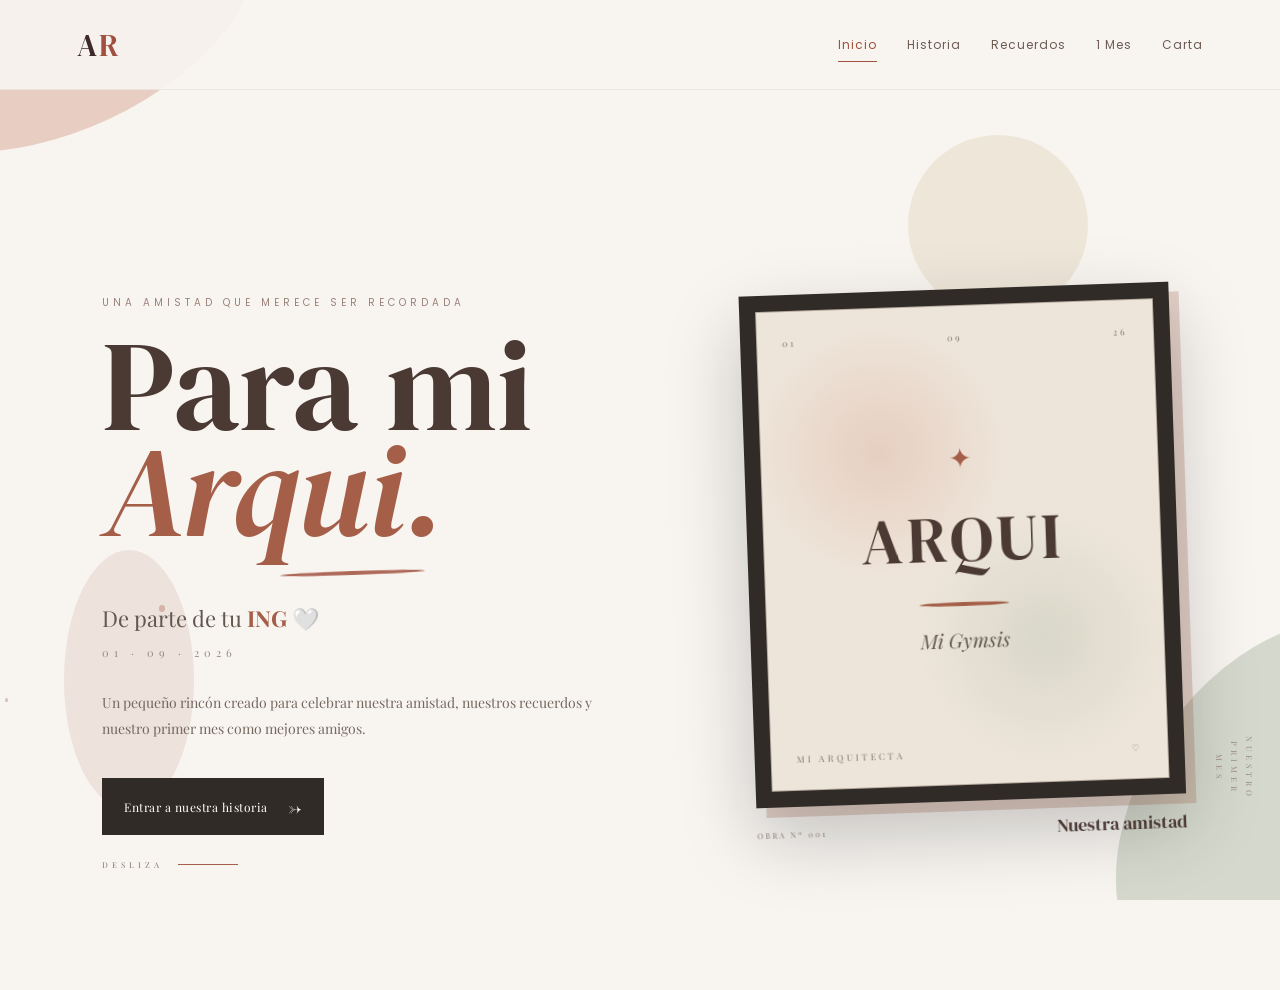
<file: index.html>
<!DOCTYPE html>
<html lang="es">

<head>

    <meta charset="UTF-8">

    <meta name="viewport" content="width=device-width, initial-scale=1.0">

    <title>Para mi Arqui 🎨</title>

    <link rel="stylesheet" href="style.css">

    <link rel="preconnect" href="https://fonts.googleapis.com">

    <link rel="preconnect" href="https://fonts.gstatic.com" crossorigin>

    <link href="https://fonts.googleapis.com/css2?family=DM+Serif+Display&family=Playfair+Display:ital,wght@0,400;0,500;1,400&family=Poppins:wght@300;400;500;600&display=swap" rel="stylesheet">

</head>


<body>


    <!-- ==========================
         FONDO ARTÍSTICO
    =========================== -->

    <div class="background-art">

        <div class="paint paint-1"></div>

        <div class="paint paint-2"></div>

        <div class="paint paint-3"></div>

        <div class="paint paint-4"></div>

    </div>


    <!-- ==========================
         PARTÍCULAS
    =========================== -->

    <div id="particles"></div>


    <!-- ==========================
         NAVEGACIÓN
    =========================== -->

    <nav class="navbar">

        <div class="logo">
            A<span>R</span>
        </div>


        <div class="nav-links">

            <a href="index.html" class="active">
                Inicio
            </a>

            <a href="historia.html">
                Historia
            </a>

            <a href="recuerdos.html">
                Recuerdos
            </a>

            <a href="un-mes.html">
                1 Mes
            </a>

            <a href="carta.html">
                Carta
            </a>

        </div>

    </nav>



    <!-- ==========================
         PORTADA
    =========================== -->

    <main class="hero">


        <div class="hero-content">


            <p class="overline">

                UNA AMISTAD QUE MERECE
                SER RECORDADA

            </p>



            <h1>

                Para mi

                <span>
                    Arqui.
                </span>

            </h1>



            <div class="brush-line"></div>



            <p class="hero-subtitle">

                De parte de tu

                <strong>
                    ING
                </strong>

                🤍

            </p>



            <p class="hero-date">

                01 · 09 · 2026

            </p>



            <p class="hero-description">

                Un pequeño rincón creado para celebrar
                nuestra amistad, nuestros recuerdos
                y nuestro primer mes como mejores amigos.

            </p>



            <a href="historia.html" class="art-button">

                <span>
                    Entrar a nuestra historia
                </span>

                <b>
                    →
                </b>

            </a>


        </div>



        <!-- ==========================
             CUADRO ARTÍSTICO
        =========================== -->

        <div class="art-frame">


            <div class="frame-border">


                <div class="frame-inner">


                    <div class="frame-top">

                        <span>
                            01
                        </span>

                        <span>
                            09
                        </span>

                        <span>
                            26
                        </span>

                    </div>



                    <div class="frame-center">


                        <span class="small-art">
                            ✦
                        </span>


                        <h2>
                            ARQUI
                        </h2>


                        <div class="mini-brush"></div>


                        <p>
                            Mi Gymsis
                        </p>


                    </div>



                    <div class="frame-bottom">

                        <span>
                            MI ARQUITECTA
                        </span>

                        <span>
                            ♡
                        </span>

                    </div>


                </div>

            </div>


            <div class="frame-label">

                <span>
                    OBRA Nº 001
                </span>

                <strong>
                    Nuestra amistad
                </strong>

            </div>


        </div>


    </main>



    <!-- ==========================
         PARTE INFERIOR
    =========================== -->

    <div class="scroll-indicator">

        <span>
            DESLIZA
        </span>

        <div class="scroll-line"></div>

    </div>



    <!-- ==========================
         DECORACIONES
    =========================== -->

    <div class="corner-text">

        <span>
            NUESTRO
        </span>

        <span>
            PRIMER
        </span>

        <span>
            MES
        </span>

    </div>



    <script src="script.js"></script>


</body>

</html>
</file>
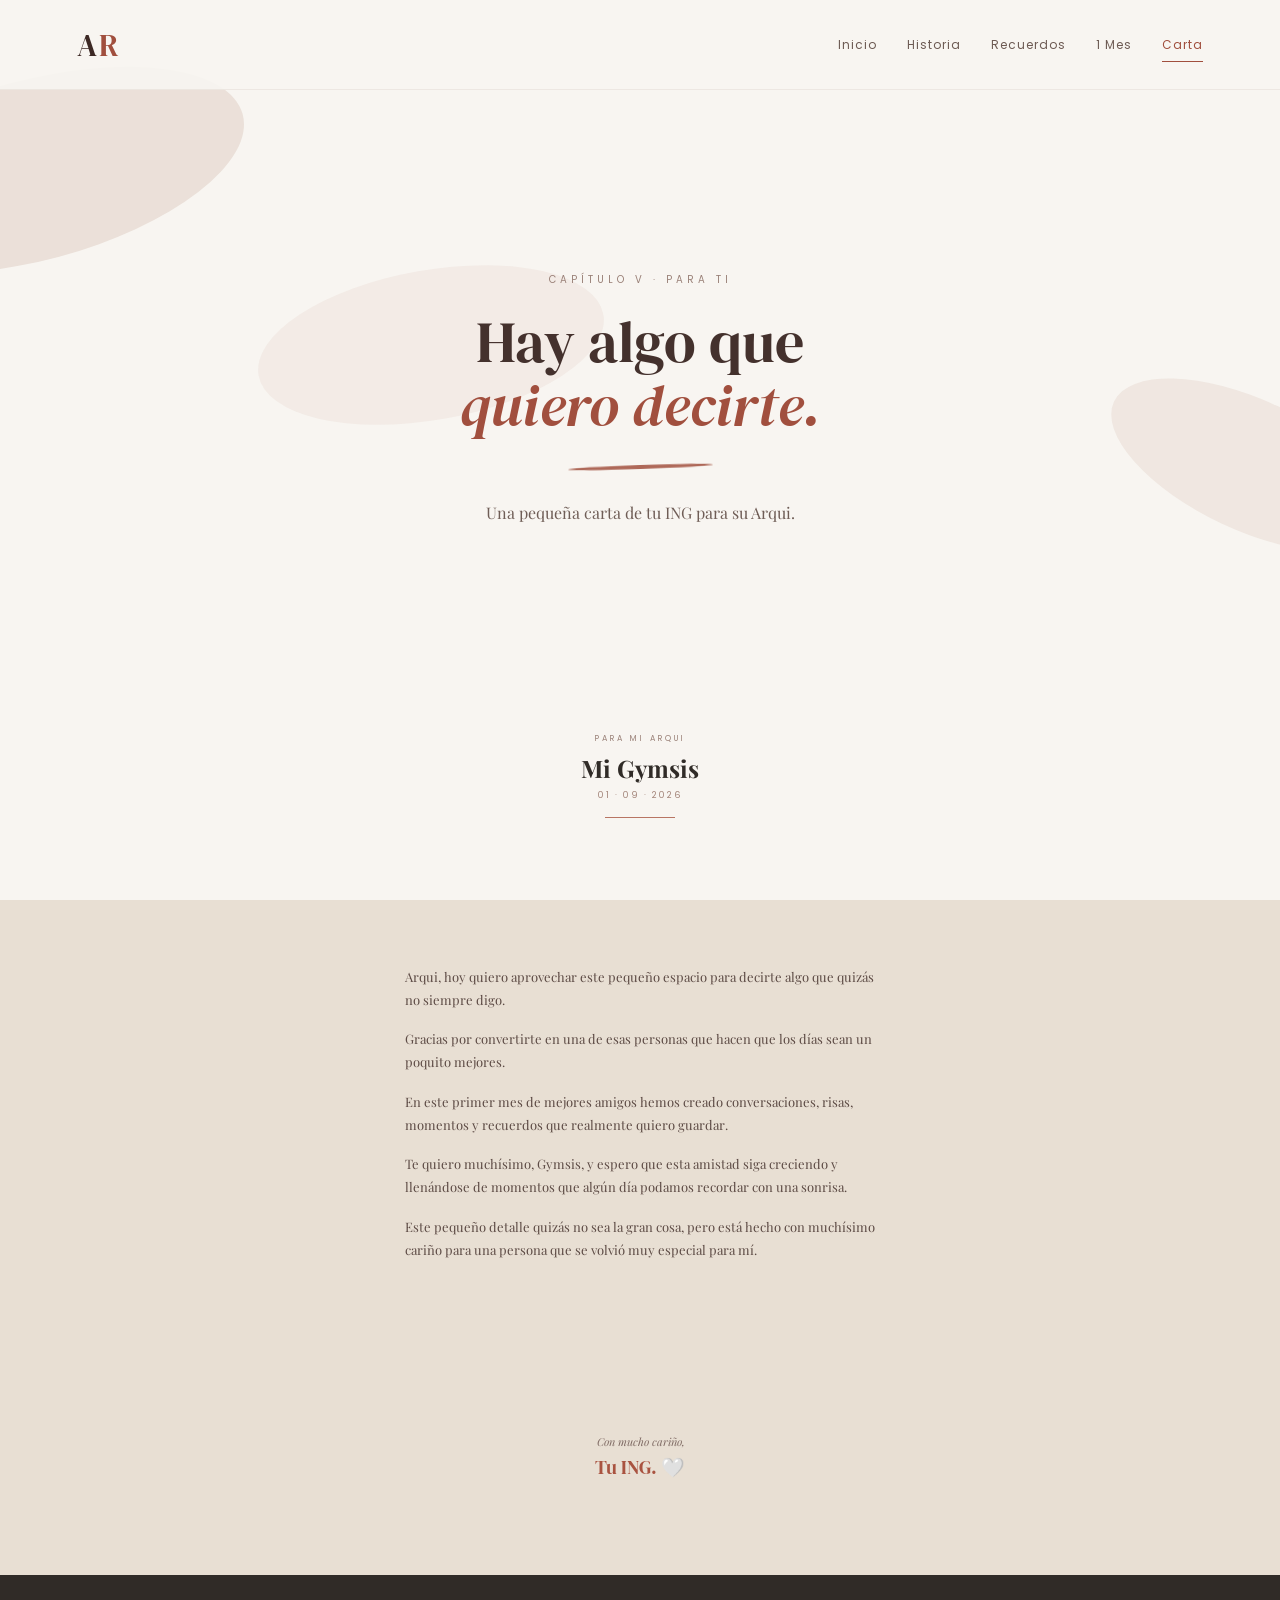
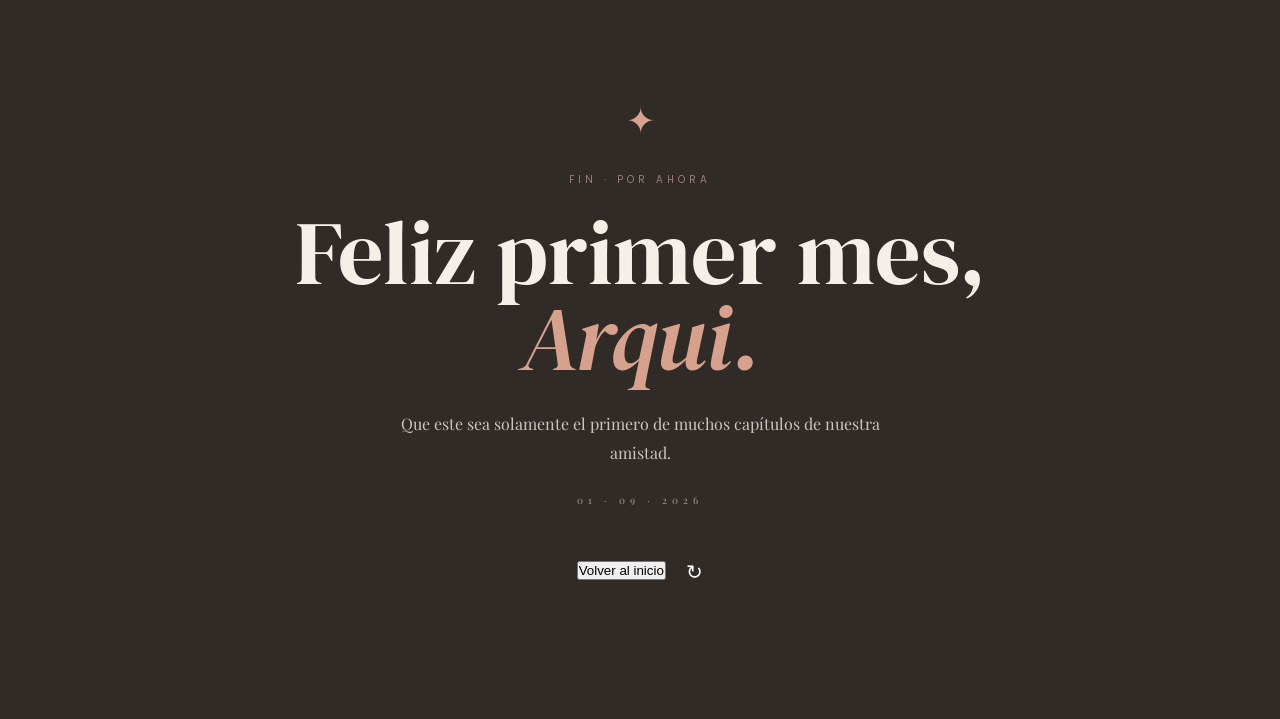
<file: carta.html>
<!DOCTYPE html>
<html lang="es">

<head>

    <meta charset="UTF-8">

    <meta name="viewport" content="width=device-width, initial-scale=1.0">

    <title>Una carta para Arqui 🤍</title>

    <link rel="stylesheet" href="style.css">

    <link rel="preconnect" href="https://fonts.googleapis.com">

    <link rel="preconnect" href="https://fonts.gstatic.com" crossorigin>

    <link href="https://fonts.googleapis.com/css2?family=DM+Serif+Display&family=Playfair+Display:ital,wght@0,400;0,500;1,400&family=Poppins:wght@300;400;500;600&display=swap" rel="stylesheet">

</head>


<body class="carta-body">


    <!-- FONDO -->

    <div class="letter-background">

        <div class="letter-paint letter-paint-1"></div>

        <div class="letter-paint letter-paint-2"></div>

        <div class="letter-paint letter-paint-3"></div>

    </div>


    <!-- NAV -->

    <nav class="navbar">

        <div class="logo">
            A<span>R</span>
        </div>


        <div class="nav-links">

            <a href="index.html">
                Inicio
            </a>

            <a href="historia.html">
                Historia
            </a>

            <a href="recuerdos.html">
                Recuerdos
            </a>

            <a href="un-mes.html">
                1 Mes
            </a>

            <a href="carta.html" class="active">
                Carta
            </a>

        </div>

    </nav>



    <!-- ENCABEZADO -->

    <section class="letter-intro">

        <p class="overline">
            CAPÍTULO V · PARA TI
        </p>

        <h1>
            Hay algo que
            <span>quiero decirte.</span>
        </h1>

        <div class="brush-line"></div>

        <p>
            Una pequeña carta de tu ING para su Arqui.
        </p>

    </section>



    <!-- SOBRE -->

    <main class="letter-page">


        <p class="envelope-hint">
            
        </p>


        

            <!-- PARTE TRASERA -->

            


            <!-- CARTA -->

            <div    class="letter-paper" id="letterPaper"></div>
                


                <p class="letter-small">
                    PARA MI ARQUI
                </p>


                <h2>
                    Mi Gymsis
                </h2>


                <p class="letter-date">
                    01 · 09 · 2026
                </p>


                <div class="letter-line"></div>


                <div class="letter-text">

                    <p>
                        Arqui, hoy quiero aprovechar este
                        pequeño espacio para decirte algo
                        que quizás no siempre digo.
                    </p>


                    <p>
                        Gracias por convertirte en una de
                        esas personas que hacen que los
                        días sean un poquito mejores.
                    </p>


                    <p>
                        En este primer mes de mejores amigos
                        hemos creado conversaciones,
                        risas, momentos y recuerdos que
                        realmente quiero guardar.
                    </p>


                    <p>
                        Te quiero muchísimo, Gymsis,
                        y espero que esta amistad siga
                        creciendo y llenándose de momentos
                        que algún día podamos recordar
                        con una sonrisa.
                    </p>


                    <p>
                        Este pequeño detalle quizás no sea
                        la gran cosa, pero está hecho con
                        muchísimo cariño para una persona
                        que se volvió muy especial para mí.
                    </p>

                </div>


                <div class="letter-signature">

                    <span>
                        Con mucho cariño,
                    </span>

                    <strong>
                        Tu ING. 🤍
                    </strong>

                </div>


            </div>



            <!-- PARTE FRONTAL -->

            <div class="envelope-front"></div>


            <!-- SOLAPA -->

            <div class="envelope-flap">

                <div class="seal">
                    AR
                </div>

            </div>


        </div>


        <!-- BOTÓN -->

       

    </main>



    <!-- FINAL -->

    <section class="final-message">

        <div class="final-star">
            ✦
        </div>


        <p class="overline">
            FIN · POR AHORA
        </p>


        <h2>
            Feliz primer mes,
            <span>Arqui.</span>
        </h2>


        <p>
            Que este sea solamente el primero
            de muchos capítulos de nuestra amistad.
        </p>


        <div class="final-date">
            01 · 09 · 2026
        </div>


        <a href="index.html" class="art-button">

            <button type="button" id="volverInicio" onclick="volverAlInicio()">
    Volver al inicio
</button>

            <b>
                ↻
            </b>

        </a>

    </section>



    <script src="script.js"></script>

</body>

</html>
</file>
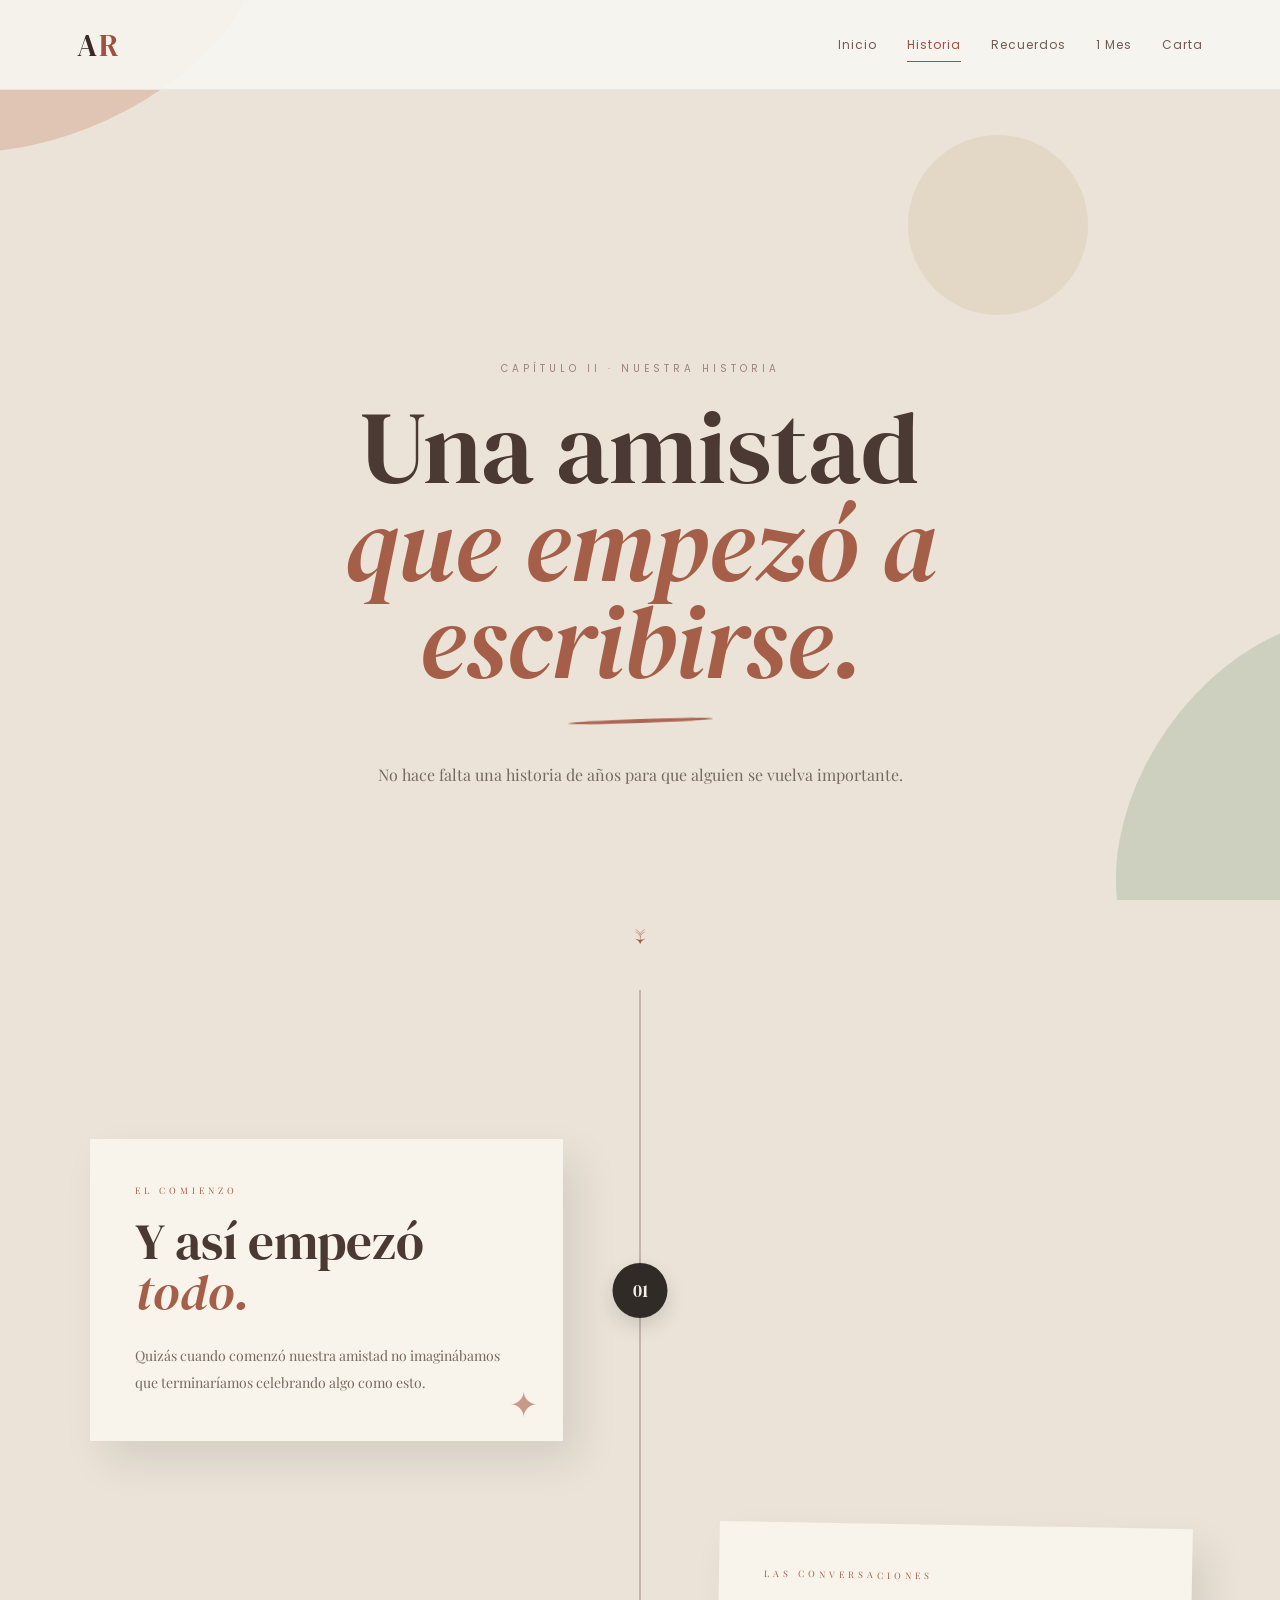
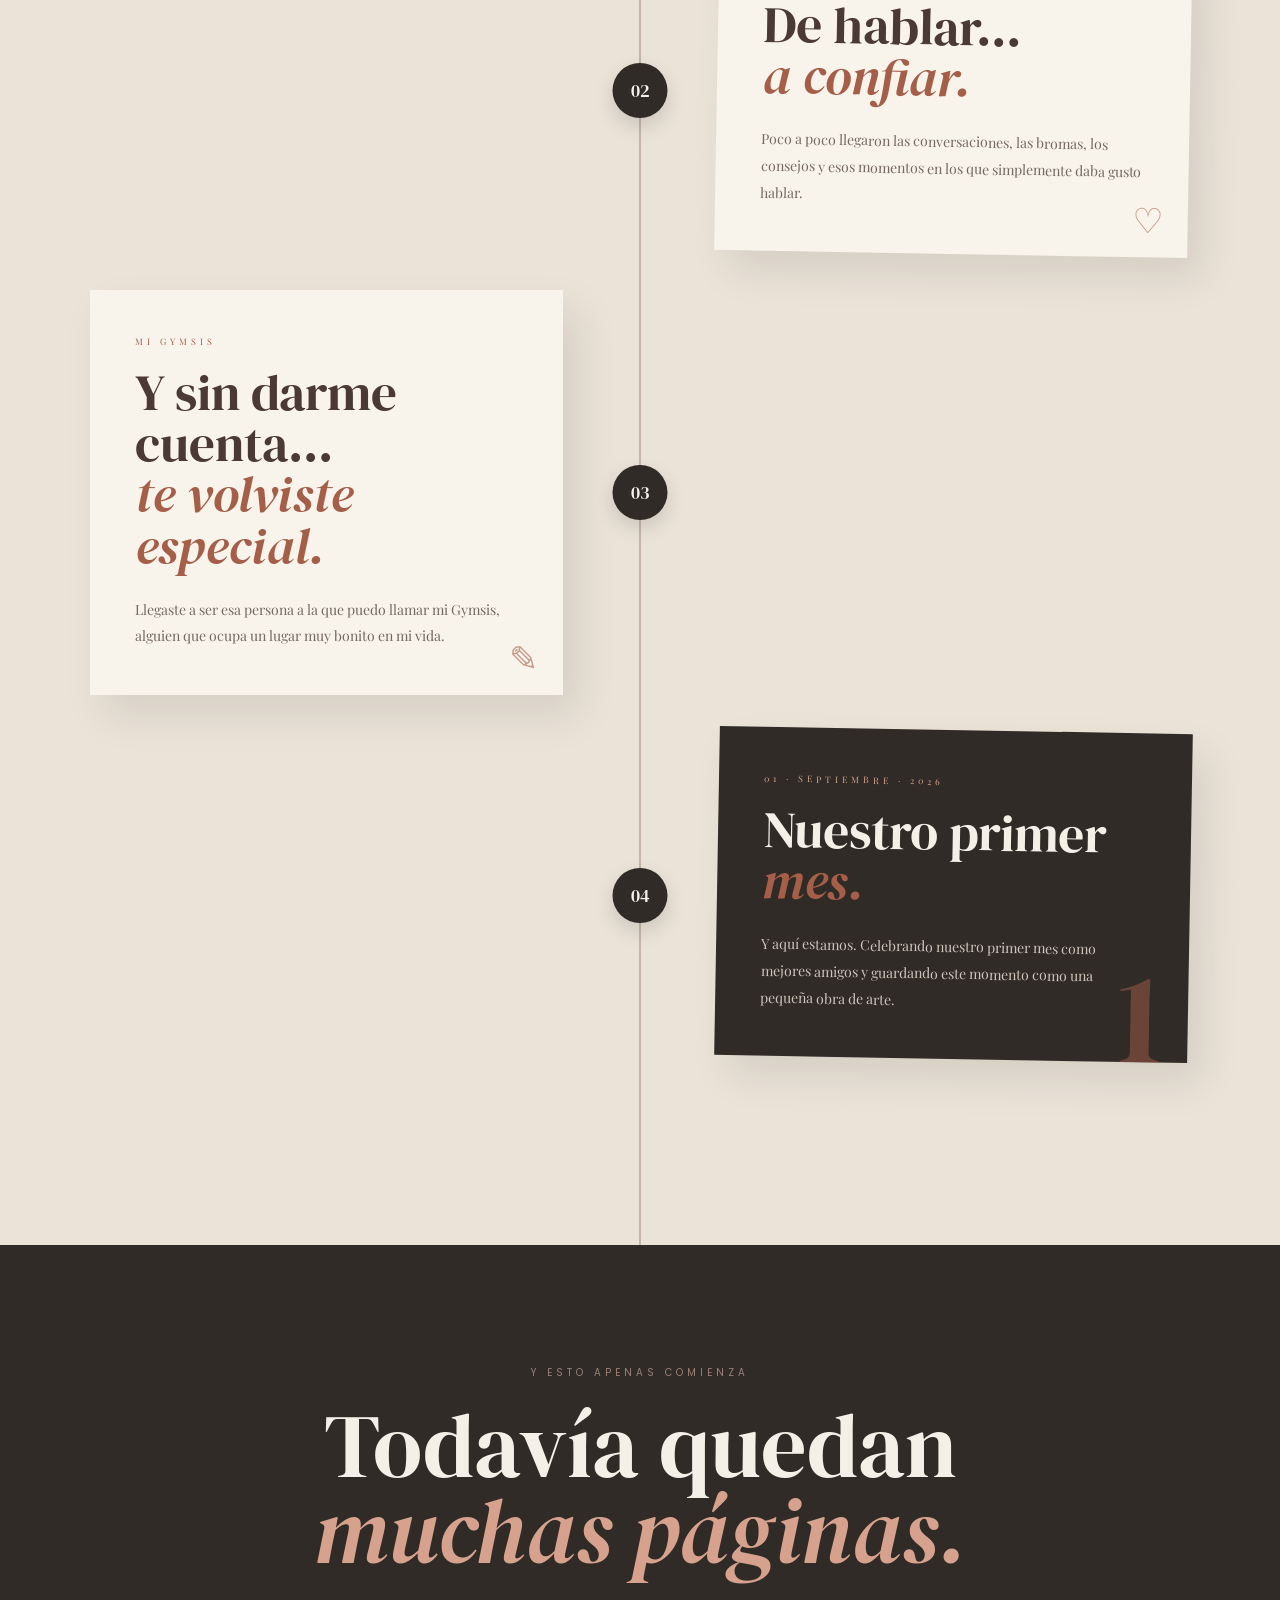
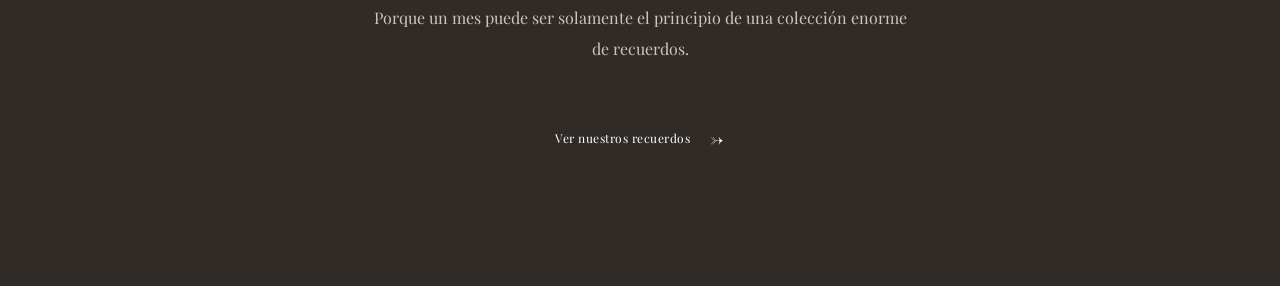
<file: historia.html>
<!DOCTYPE html>
<html lang="es">

<head>

    <meta charset="UTF-8">

    <meta name="viewport" content="width=device-width, initial-scale=1.0">

    <title>Nuestra historia | Arqui 🤍</title>

    <link rel="stylesheet" href="style.css">

    <link rel="preconnect" href="https://fonts.googleapis.com">
    <link rel="preconnect" href="https://fonts.gstatic.com" crossorigin>

    <link href="https://fonts.googleapis.com/css2?family=DM+Serif+Display&family=Playfair+Display:ital,wght@0,400;0,500;1,400&family=Poppins:wght@300;400;500;600&display=swap" rel="stylesheet">

</head>


<body class="historia-body">


    <!-- FONDO -->

    <div class="background-art">

        <div class="paint paint-1"></div>

        <div class="paint paint-2"></div>

        <div class="paint paint-3"></div>

    </div>


    <!-- NAVEGACIÓN -->

    <nav class="navbar">

        <div class="logo">
            A<span>R</span>
        </div>


        <div class="nav-links">

            <a href="index.html">
                Inicio
            </a>

            <a href="historia.html" class="active">
                Historia
            </a>

            <a href="recuerdos.html">
                Recuerdos
            </a>

            <a href="un-mes.html">
                1 Mes
            </a>

            <a href="carta.html">
                Carta
            </a>

        </div>

    </nav>



    <!-- ENCABEZADO -->

    <header class="story-header">

        <p class="overline">
            CAPÍTULO II · NUESTRA HISTORIA
        </p>

        <h1>
            Una amistad
            <span>que empezó a escribirse.</span>
        </h1>

        <div class="brush-line"></div>

        <p>
            No hace falta una historia de años para que
            alguien se vuelva importante.
        </p>

        <div class="down-arrow">
            ↓
        </div>

    </header>



    <!-- LÍNEA DEL TIEMPO -->

    <main class="timeline">


        <!-- MOMENTO 01 -->

        <article class="timeline-item">

            <div class="timeline-number">
                01
            </div>


            <div class="timeline-line">

                <span></span>

            </div>


            <div class="timeline-card">

                <p class="card-label">
                    EL COMIENZO
                </p>

                <h2>
                    Y así empezó
                    <span>todo.</span>
                </h2>

                <p>
                    Quizás cuando comenzó nuestra amistad
                    no imaginábamos que terminaríamos
                    celebrando algo como esto.
                </p>

                <div class="scribble">
                    ✦
                </div>

            </div>

        </article>



        <!-- MOMENTO 02 -->

        <article class="timeline-item reverse">

            <div class="timeline-number">
                02
            </div>


            <div class="timeline-line">

                <span></span>

            </div>


            <div class="timeline-card">

                <p class="card-label">
                    LAS CONVERSACIONES
                </p>

                <h2>
                    De hablar...
                    <span>a confiar.</span>
                </h2>

                <p>
                    Poco a poco llegaron las conversaciones,
                    las bromas, los consejos y esos momentos
                    en los que simplemente daba gusto hablar.
                </p>

                <div class="scribble">
                    ♡
                </div>

            </div>

        </article>



        <!-- MOMENTO 03 -->

        <article class="timeline-item">

            <div class="timeline-number">
                03
            </div>


            <div class="timeline-line">

                <span></span>

            </div>


            <div class="timeline-card">

                <p class="card-label">
                    MI GYMSIS
                </p>

                <h2>
                    Y sin darme cuenta...
                    <span>te volviste especial.</span>
                </h2>

                <p>
                    Llegaste a ser esa persona a la que
                    puedo llamar mi Gymsis, alguien que
                    ocupa un lugar muy bonito en mi vida.
                </p>

                <div class="scribble">
                    ✎
                </div>

            </div>

        </article>



        <!-- MOMENTO 04 -->

        <article class="timeline-item reverse">

            <div class="timeline-number">
                04
            </div>


            <div class="timeline-line">

                <span></span>

            </div>


            <div class="timeline-card highlight">

                <p class="card-label">
                    01 · SEPTIEMBRE · 2026
                </p>

                <h2>
                    Nuestro primer
                    <span>mes.</span>
                </h2>

                <p>
                    Y aquí estamos.

                    Celebrando nuestro primer mes como
                    mejores amigos y guardando este momento
                    como una pequeña obra de arte.
                </p>

                <div class="big-one">
                    1
                </div>

            </div>

        </article>


    </main>



    <!-- FRASE FINAL -->

    <section class="story-ending">

        <p class="overline">
            Y ESTO APENAS COMIENZA
        </p>

        <h2>
            Todavía quedan
            <span>muchas páginas.</span>
        </h2>

        <p>
            Porque un mes puede ser solamente el principio
            de una colección enorme de recuerdos.
        </p>

        <a href="recuerdos.html" class="art-button">

            <span>
                Ver nuestros recuerdos
            </span>

            <b>
                →
            </b>

        </a>

    </section>



    <script src="script.js"></script>

</body>

</html>
</file>
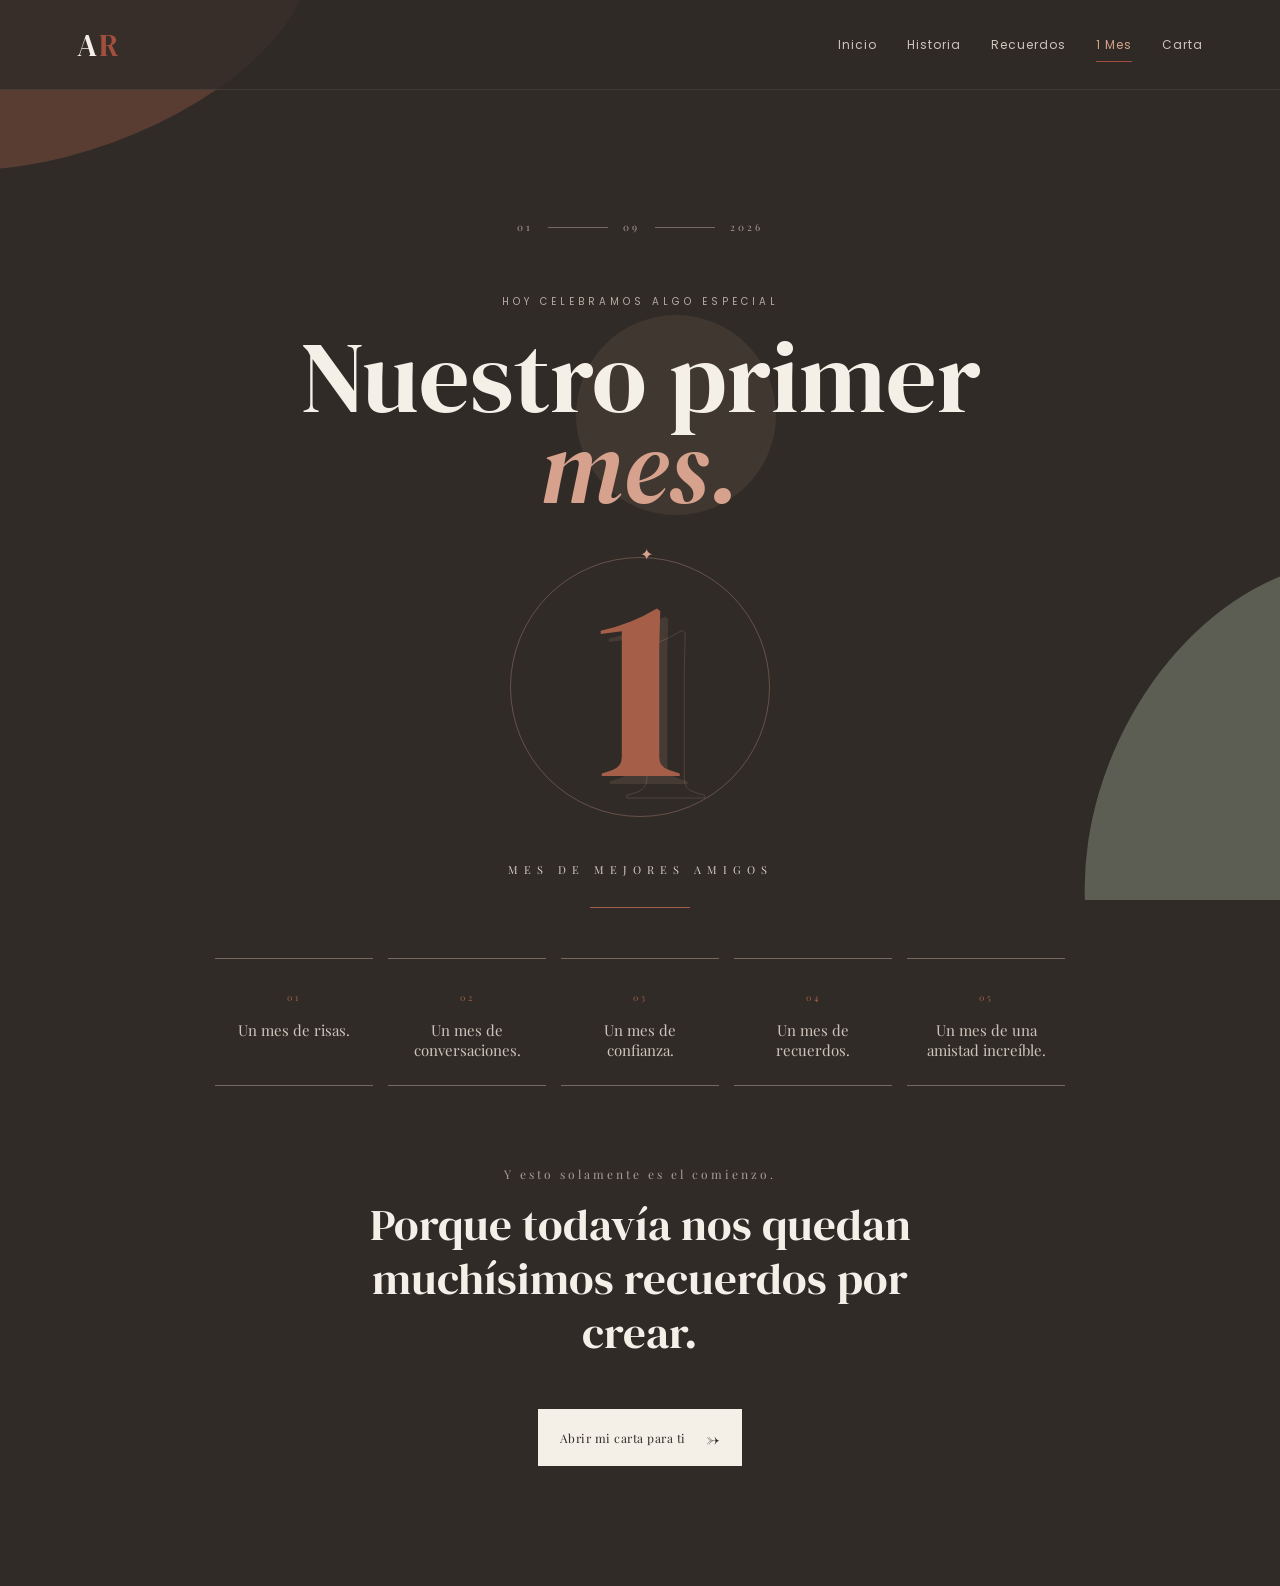
<file: un-mes.html>
<!DOCTYPE html>
<html lang="es">

<head>

    <meta charset="UTF-8">

    <meta name="viewport" content="width=device-width, initial-scale=1.0">

    <title>1 Mes | Arqui 🤍</title>

    <link rel="stylesheet" href="style.css">

    <link rel="preconnect" href="https://fonts.googleapis.com">

    <link rel="preconnect" href="https://fonts.gstatic.com" crossorigin>

    <link href="https://fonts.googleapis.com/css2?family=DM+Serif+Display&family=Playfair+Display:ital,wght@0,400;0,500;1,400&family=Poppins:wght@300;400;500;600&display=swap" rel="stylesheet">

</head>


<body class="mes-body">


    <!-- =================================
         FONDO
    ================================== -->

    <div class="celebration-bg">

        <div class="celebrate-paint paint-a"></div>

        <div class="celebrate-paint paint-b"></div>

        <div class="celebrate-paint paint-c"></div>

    </div>



    <!-- =================================
         NAVEGACIÓN
    ================================== -->

    <nav class="navbar">

        <div class="logo">
            A<span>R</span>
        </div>


        <div class="nav-links">

            <a href="index.html">
                Inicio
            </a>

            <a href="historia.html">
                Historia
            </a>

            <a href="recuerdos.html">
                Recuerdos
            </a>

            <a href="un-mes.html" class="active">
                1 Mes
            </a>

            <a href="carta.html">
                Carta
            </a>

        </div>

    </nav>



    <!-- =================================
         CONTENIDO PRINCIPAL
    ================================== -->

    <main class="celebration">


        <div class="celebration-top">

            <span>
                01
            </span>

            <div></div>

            <span>
                09
            </span>

            <div></div>

            <span>
                2026
            </span>

        </div>



        <p class="overline">
            HOY CELEBRAMOS ALGO ESPECIAL
        </p>



        <h1>

            Nuestro primer

            <span>
                mes.
            </span>

        </h1>



        <!-- =================================
             NÚMERO GIGANTE
        ================================== -->

        <div class="one-container">

            <div class="circle-one"></div>

            <div class="one">

                <span>
                    1
                </span>

            </div>

            <div class="one-shadow">
                1
            </div>

        </div>



        <p class="month-title">
            MES DE MEJORES AMIGOS
        </p>



        <div class="celebration-line"></div>



        <!-- =================================
             FRASES
        ================================== -->

        <div class="reasons">

            <div class="reason">

                <span>
                    01
                </span>

                <p>
                    Un mes de risas.
                </p>

            </div>


            <div class="reason">

                <span>
                    02
                </span>

                <p>
                    Un mes de conversaciones.
                </p>

            </div>


            <div class="reason">

                <span>
                    03
                </span>

                <p>
                    Un mes de confianza.
                </p>

            </div>


            <div class="reason">

                <span>
                    04
                </span>

                <p>
                    Un mes de recuerdos.
                </p>

            </div>


            <div class="reason">

                <span>
                    05
                </span>

                <p>
                    Un mes de una amistad increíble.
                </p>

            </div>

        </div>



        <!-- =================================
             MENSAJE
        ================================== -->

        <div class="celebration-message">

            <p>
                Y esto solamente es el comienzo.
            </p>

            <strong>
                Porque todavía nos quedan
                muchísimos recuerdos por crear.
            </strong>

        </div>



        <a href="carta.html" class="art-button">

            <span>
                Abrir mi carta para ti
            </span>

            <b>
                →
            </b>

        </a>


    </main>



    <!-- =================================
         CONFETI
    ================================== -->

    <div id="confetti"></div>



    <script src="script.js"></script>

</body>

</html>
</file>
<file: style.css>
/* =========================================
   CONFIGURACIÓN
========================================= */

* {
    margin: 0;
    padding: 0;
    box-sizing: border-box;
}


html {
    scroll-behavior: smooth;
}


body {

    min-height: 100vh;

    background: #f3eee6;

    color: #302b27;

    font-family: "Poppins", sans-serif;

    overflow-x: hidden;

}


/* =========================================
   FONDO ARTÍSTICO
========================================= */

.background-art {

    position: fixed;

    inset: 0;

    pointer-events: none;

    overflow: hidden;

    z-index: -2;

}


.paint {

    position: absolute;

    border-radius: 50%;

    

    opacity: .45;

}


.paint-1 {

    width: 420px;
    height: 230px;

    background: #d5a18b;

    top: -100px;
    left: -150px;

    transform: rotate(-25deg);

}


.paint-2 {

    width: 300px;
    height: 430px;

    background: #aab9a3;

    right: -160px;
    bottom: -130px;

    transform: rotate(35deg);

}


.paint-3 {

    width: 180px;
    height: 180px;

    background: #c4a66d;

    right: 15%;
    top: 15%;

    opacity: .18;

}


.paint-4 {

    width: 130px;
    height: 260px;

    background: #a55f48;

    left: 5%;
    bottom: 10%;

    opacity: .12;

}


/* =========================================
   PARTÍCULAS
========================================= */

#particles {

    position: fixed;

    inset: 0;

    pointer-events: none;

    z-index: 5;

}


.particle {

    position: absolute;

    width: 5px;

    height: 5px;

    border-radius: 50%;

    background: #a55f48;

    opacity: .35;

}


/* =========================================
   NAVBAR
========================================= */

.navbar {

    position: fixed;

    top: 0;
    left: 0;

    width: 100%;

    height: 75px;

    padding: 0 6%;

    display: flex;

    align-items: center;

    justify-content: space-between;

    z-index: 100;

    background: rgba(243, 238, 230, .75);

    backdrop-filter: none;

    border-bottom: 1px solid rgba(48,43,39,.08);

}


.logo {

    font-family: "DM Serif Display", serif;

    font-size: 30px;

    letter-spacing: 3px;

}


.logo span {

    color: #a55f48;

}


.nav-links {

    display: flex;

    gap: 30px;

}


.nav-links a {

    position: relative;

    text-decoration: none;

    color: #625850;

    font-size: 11px;

    letter-spacing: 1px;

    transition: .3s;

}


.nav-links a::after {

    content: "";

    position: absolute;

    width: 0;

    height: 1px;

    background: #a55f48;

    left: 0;

    bottom: -6px;

    transition: .3s;

}


.nav-links a:hover,
.nav-links a.active {

    color: #a55f48;

}


.nav-links a:hover::after,
.nav-links a.active::after {

    width: 100%;

}


/* =========================================
   HERO
========================================= */

.hero {

    min-height: 100vh;

    width: 100%;

    padding: 120px 8% 70px;

    display: flex;

    align-items: center;

    justify-content: space-between;

    gap: 80px;

}


.hero-content {

    max-width: 650px;

}


.overline {

    font-size: 10px;

    letter-spacing: 5px;

    color: #81736a;

    margin-bottom: 30px;

    animation: aparecer 1s ease forwards;

}


.hero h1 {

    font-family: "DM Serif Display", serif;

    font-weight: 400;

    font-size: clamp(75px, 10vw, 150px);

    line-height: .82;

    animation: subir 1s ease forwards;

}


.hero h1 span {

    display: block;

    color: #a55f48;

    font-style: italic;

}


.brush-line {

    width: 170px;

    height: 6px;

    background: #a55f48;

    margin: 35px 0 20px;

    border-radius: 50%;

    transform: rotate(-3deg);

}


.hero-subtitle {

    font-family: "Playfair Display", serif;

    font-size: 22px;

    color: #625850;

}


.hero-subtitle strong {

    color: #a55f48;

}


.hero-date {

    margin-top: 12px;

    font-size: 11px;

    letter-spacing: 5px;

    color: #9a8a80;

}


.hero-description {

    max-width: 500px;

    margin-top: 30px;

    color: #756960;

    line-height: 1.9;

    font-size: 14px;

}


/* =========================================
   BOTÓN
========================================= */

.art-button {

    display: inline-flex;

    align-items: center;

    gap: 20px;

    margin-top: 35px;

    padding: 15px 22px;

    background: #302b27;

    color: white;

    text-decoration: none;

    font-size: 12px;

    letter-spacing: .5px;

    transition: .4s;

}


.art-button b {

    font-size: 20px;

    font-weight: 300;

    transition: .4s;

}


.art-button:hover {

    background: #a55f48;

    padding-right: 30px;

}


.art-button:hover b {

    transform: translateX(6px);

}


/* =========================================
   CUADRO
========================================= */

.art-frame {

    width: min(430px, 38vw);

    position: relative;

    animation: cuadroEntrada 1.3s ease forwards;

}


.frame-border {

    padding: 16px;

    background: #302b27;

    box-shadow:

        0 30px 70px rgba(0,0,0,.22),

        10px 10px 0 rgba(165,95,72,.25);

}


.frame-inner {

    min-height: 480px;

    padding: 25px;

    border: 1px solid #b7aa9f;

    background:

        radial-gradient(circle at 30% 30%, #d6a28d55, transparent 30%),

        radial-gradient(circle at 70% 70%, #aebda855, transparent 30%),

        #eee5da;

    display: flex;

    flex-direction: column;

    justify-content: space-between;

}


.frame-top,
.frame-bottom {

    display: flex;

    justify-content: space-between;

    font-size: 9px;

    letter-spacing: 3px;

    color: #81736a;

}


.frame-center {

    text-align: center;

}


.small-art {

    font-size: 28px;

    color: #a55f48;

}


.frame-center h2 {

    margin-top: 20px;

    font-family: "DM Serif Display", serif;

    font-size: clamp(45px, 5vw, 70px);

    font-weight: 400;

    letter-spacing: 4px;

}


.mini-brush {

    width: 90px;

    height: 4px;

    background: #a55f48;

    margin: 20px auto;

    border-radius: 50%;

}


.frame-center p {

    font-family: "Playfair Display", serif;

    font-size: 20px;

    font-style: italic;

    color: #625850;

}


.frame-label {

    margin-top: 15px;

    display: flex;

    justify-content: space-between;

    align-items: center;

}


.frame-label span {

    font-size: 8px;

    letter-spacing: 2px;

    color: #81736a;

}


.frame-label strong {

    font-family: "DM Serif Display", serif;

    font-weight: 400;

    font-size: 18px;

}


/* =========================================
   SCROLL
========================================= */

.scroll-indicator {

    position: absolute;

    bottom: 30px;

    left: 8%;

    display: flex;

    align-items: center;

    gap: 15px;

}


.scroll-indicator span {

    font-size: 8px;

    letter-spacing: 4px;

    color: #81736a;

}


.scroll-line {

    width: 60px;

    height: 1px;

    background: #a55f48;

}


/* =========================================
   TEXTO DE ESQUINA
========================================= */

.corner-text {

    position: absolute;

    right: 25px;

    bottom: 100px;

    display: flex;

    flex-direction: column;

    align-items: center;

    gap: 4px;

    writing-mode: vertical-rl;

    font-size: 8px;

    letter-spacing: 4px;

    color: #9a8a80;

}


/* =========================================
   ANIMACIONES
========================================= */

@keyframes aparecer {

    from {

        opacity: 0;

        transform: translateY(20px);

    }

    to {

        opacity: 1;

        transform: translateY(0);

    }

}


@keyframes subir {

    from {

        opacity: 0;

        transform: translateY(50px);

    }

    to {

        opacity: 1;

        transform: translateY(0);

    }

}


@keyframes cuadroEntrada {

    from {

        opacity: 0;

        transform: translateX(80px) rotate(5deg);

    }

    to {

        opacity: 1;

        transform: translateX(0) rotate(-2deg);

    }

}


/* =========================================
   CELULAR
========================================= */

@media(max-width: 850px) {

    .navbar {

        padding: 0 20px;

    }


    .nav-links {

        gap: 12px;

    }


    .nav-links a {

        font-size: 8px;

    }


    .hero {

        padding-top: 120px;

        flex-direction: column;

        text-align: center;

        justify-content: center;

        gap: 60px;

    }


    .brush-line {

        margin: 30px auto 20px;

    }


    .hero-description {

        margin-left: auto;

        margin-right: auto;

    }


    .art-frame {

        width: min(380px, 85vw);

    }


    .scroll-indicator {

        display: none;

    }


    .corner-text {

        display: none;

    }

}


@media(max-width: 500px) {

    .nav-links {

        display: none;

    }


    .hero h1 {

        font-size: 75px;

    }


    .frame-inner {

        min-height: 400px;

    }

}


/* =========================================
   HISTORIA
========================================= */

.historia-body {
    background: #ebe3d8;
}


/* =========================================
   ENCABEZADO
========================================= */

.story-header {

    min-height: 100vh;

    padding: 150px 25px 80px;

    display: flex;

    flex-direction: column;

    justify-content: center;

    align-items: center;

    text-align: center;

    position: relative;

}


.story-header h1 {

    max-width: 1000px;

    font-family: "DM Serif Display", serif;

    font-size: clamp(55px, 8vw, 110px);

    font-weight: 400;

    line-height: .95;

}


.story-header h1 span {

    display: block;

    color: #a55f48;

    font-style: italic;

}


.story-header > p:last-of-type {

    max-width: 550px;

    margin-top: 10px;

    color: #756960;

    line-height: 1.8;

}


.down-arrow {

    position: absolute;

    bottom: 40px;

    font-size: 25px;

    color: #a55f48;

    animation: flecha 1.5s infinite;

}


@keyframes flecha {

    0%,
    100% {
        transform: translateY(0);
    }

    50% {
        transform: translateY(10px);
    }

}


/* =========================================
   TIMELINE
========================================= */

.timeline {

    width: min(1100px, 90%);

    margin: auto;

    padding: 100px 0 150px;

    position: relative;

}


/* Línea central */

.timeline::before {

    content: "";

    position: absolute;

    top: 0;

    bottom: 0;

    left: 50%;

    width: 2px;

    background: #c4b5a8;

    transform: translateX(-50%);

}


.timeline-item {

    min-height: 400px;

    display: flex;

    align-items: center;

    justify-content: flex-start;

    position: relative;

}


.timeline-item.reverse {

    justify-content: flex-end;

}


/* Número */

.timeline-number {

    position: absolute;

    left: 50%;

    transform: translateX(-50%);

    width: 55px;

    height: 55px;

    border-radius: 50%;

    background: #302b27;

    color: #f4efe7;

    display: flex;

    justify-content: center;

    align-items: center;

    font-family: "DM Serif Display", serif;

    font-size: 18px;

    z-index: 3;

    box-shadow: 0 8px 20px #00000022;

}


/* Tarjeta */

.timeline-card {

    width: 43%;

    padding: 45px;

    background: #f8f3eb;

    box-shadow: 15px 20px 40px #00000018;

    position: relative;

    transition: .5s;

}


.timeline-card:hover {

    transform: translateY(-10px) rotate(-1deg);

    box-shadow: 20px 30px 50px #00000025;

}


.timeline-item.reverse .timeline-card {

    transform: rotate(1deg);

}


.timeline-item.reverse .timeline-card:hover {

    transform: translateY(-10px) rotate(0deg);

}


.card-label {

    font-size: 9px;

    letter-spacing: 4px;

    color: #a55f48;

    margin-bottom: 20px;

}


.timeline-card h2 {

    font-family: "DM Serif Display", serif;

    font-size: clamp(35px, 4vw, 55px);

    font-weight: 400;

    line-height: 1;

}


.timeline-card h2 span {

    display: block;

    color: #a55f48;

    font-style: italic;

}


.timeline-card > p:not(.card-label) {

    margin-top: 25px;

    color: #756960;

    line-height: 1.9;

    font-size: 14px;

}


.scribble {

    position: absolute;

    right: 25px;

    bottom: 15px;

    font-size: 35px;

    color: #a55f48;

    opacity: .6;

}


/* Tarjeta especial */

.timeline-card.highlight {

    background: #302b27;

    color: #f4efe7;

}


.timeline-card.highlight .card-label {

    color: #d6a28d;

}


.timeline-card.highlight > p:not(.card-label) {

    color: #cfc4bb;

}


.big-one {

    position: absolute;

    right: 25px;

    bottom: -20px;

    font-family: "DM Serif Display", serif;

    font-size: 130px;

    color: #a55f48;

    line-height: 1;

    opacity: .5;

}


/* =========================================
   FINAL HISTORIA
========================================= */

.story-ending {

    min-height: 70vh;

    padding: 120px 20px;

    background: #302b27;

    color: #f4efe7;

    display: flex;

    flex-direction: column;

    justify-content: center;

    align-items: center;

    text-align: center;

}


.story-ending h2 {

    max-width: 900px;

    font-family: "DM Serif Display", serif;

    font-size: clamp(50px, 7vw, 90px);

    font-weight: 400;

    line-height: .95;

}


.story-ending h2 span {

    color: #d6a28d;

    font-style: italic;

}


.story-ending > p:not(.overline) {

    max-width: 550px;

    margin-top: 30px;

    color: #cfc4bb;

    line-height: 1.9;

}


.story-ending .art-button {

    margin-top: 45px;

}


/* =========================================
   HISTORIA - CELULAR
========================================= */

@media(max-width: 700px) {

    .story-header {

        min-height: 90vh;

        padding-top: 120px;

    }


    .timeline {

        width: 90%;

    }


    .timeline::before {

        left: 20px;

    }


    .timeline-item,
    .timeline-item.reverse {

        justify-content: flex-start;

        padding-left: 60px;

        min-height: 450px;

    }


    .timeline-number {

        left: 20px;

    }


    .timeline-card {

        width: 100%;

        padding: 35px 25px;

    }


    .timeline-item.reverse .timeline-card {

        transform: rotate(1deg);

    }


    .big-one {

        font-size: 90px;

    }

}


/* =========================================
   RECUERDOS
========================================= */

.recuerdos-body {

    background: #ded4c7;

}


/* =========================================
   ENCABEZADO
========================================= */

.recuerdos-header {

    min-height: 65vh;

    padding: 150px 25px 70px;

    display: flex;

    flex-direction: column;

    justify-content: center;

    align-items: center;

    text-align: center;

}


.recuerdos-header h1 {

    max-width: 900px;

    font-family: "DM Serif Display", serif;

    font-size: clamp(55px, 8vw, 105px);

    font-weight: 400;

    line-height: .95;

}


.recuerdos-header h1 span {

    display: block;

    color: #a55f48;

    font-style: italic;

}


.recuerdos-header > p:last-child {

    max-width: 600px;

    color: #756960;

    line-height: 1.9;

}


/* =========================================
   PARED DE RECUERDOS
========================================= */

.memory-wall {

    width: min(1200px, 90%);

    min-height: 900px;

    margin: 0 auto 120px;

    padding: 80px;

    position: relative;

    background:

        radial-gradient(
            circle at 10% 20%,
            #c8b6a533,
            transparent 20%
        ),

        radial-gradient(
            circle at 90% 80%,
            #a55f4822,
            transparent 25%
        ),

        #eee7dc;

    box-shadow:

        0 30px 80px #00000018;

    border: 1px solid #cfc2b4;

}


/* textura */

.memory-wall::before {

    content: "";

    position: absolute;

    inset: 20px;

    border: 1px dashed #b9aa9c;

    pointer-events: none;

}


.wall-title {

    position: absolute;

    top: 35px;

    left: 50px;

    right: 50px;

    display: flex;

    justify-content: space-between;

    align-items: center;

}


.wall-title span {

    font-size: 9px;

    letter-spacing: 4px;

    color: #9a8a80;

}


.wall-title strong {

    font-family: "DM Serif Display", serif;

    font-weight: 400;

    color: #756960;

}


/* =========================================
   FOTOS
========================================= */

.memory-photo {

    width: 270px;

    background: #faf7f0;

    padding: 12px 12px 45px;

    position: absolute;

    cursor: pointer;

    box-shadow:

        0 20px 35px #00000022;

    transition:

        transform .5s ease,

        box-shadow .5s ease;

}


.memory-photo:hover {

    transform:

        translateY(-18px)

        rotate(0deg)

        scale(1.05);

    box-shadow:

        0 30px 55px #00000030;

    z-index: 20;

}


/* Posiciones */

.photo-a {

    top: 150px;

    left: 9%;

    transform: rotate(-7deg);

}


.photo-b {

    top: 190px;

    right: 10%;

    transform: rotate(6deg);

}


.photo-c {

    top: 470px;

    left: 38%;

    transform: rotate(-3deg);

}


.photo-d {

    bottom: 60px;

    left: 15%;

    transform: rotate(5deg);

}


.photo-e {

    bottom: 55px;

    right: 14%;

    transform: rotate(-6deg);

}


/* =========================================
   CINTA
========================================= */

.tape {

    position: absolute;

    width: 90px;

    height: 28px;

    top: -15px;

    left: 50%;

    transform: translateX(-50%) rotate(-2deg);

    background: #d5c39f;

    opacity: .8;

    z-index: 5;

}


/* =========================================
   IMAGEN
========================================= */

.photo-image {

    overflow: hidden;

}


.photo-image img {

    width: 100%;

    height: 260px;

    object-fit: cover;

    display: block;

    transition: .6s;

}


.memory-photo:hover img {

    transform: scale(1.07);

}


/* =========================================
   INFORMACIÓN
========================================= */

.photo-info {

    padding: 14px 5px 0;

}


.photo-info span {

    font-size: 8px;

    letter-spacing: 3px;

    color: #a55f48;

}


.photo-info p {

    margin-top: 6px;

    font-family: "Playfair Display", serif;

    font-size: 15px;

    color: #625850;

}


/* =========================================
   MENSAJE FINAL
========================================= */

.memory-message {

    min-height: 70vh;

    padding: 120px 20px;

    display: flex;

    flex-direction: column;

    justify-content: center;

    align-items: center;

    text-align: center;

    background: #302b27;

    color: #f4efe7;

}


.quote-mark {

    font-family: "DM Serif Display", serif;

    font-size: 120px;

    line-height: .5;

    color: #a55f48;

}


.memory-message h2 {

    max-width: 850px;

    margin-top: 30px;

    font-family: "DM Serif Display", serif;

    font-size: clamp(50px, 7vw, 90px);

    font-weight: 400;

    line-height: .95;

}


.memory-message h2 span {

    display: block;

    color: #d6a28d;

    font-style: italic;

}


.memory-message > p {

    max-width: 600px;

    margin-top: 35px;

    line-height: 1.9;

    color: #cfc4bb;

}


/* =========================================
   MODAL
========================================= */

.photo-modal {

    position: fixed;

    inset: 0;

    background: rgba(30,27,24,.92);

    display: none;

    align-items: center;

    justify-content: center;

    padding: 30px;

    z-index: 2000;

    backdrop-filter: none;

}


.photo-modal.show {

    display: flex;

    animation: modalEntrada .4s ease;

}


@keyframes modalEntrada {

    from {

        opacity: 0;

    }

    to {

        opacity: 1;

    }

}


.modal-content {

    max-width: 850px;

    width: 100%;

    max-height: 90vh;

    display: flex;

    flex-direction: column;

    align-items: center;

}


.modal-content img {

    max-width: 100%;

    max-height: 70vh;

    object-fit: contain;

    box-shadow:

        0 30px 70px #00000066;

}


.modal-text {

    text-align: center;

    margin-top: 20px;

}


.modal-text span {

    color: #d6a28d;

    letter-spacing: 4px;

    font-size: 11px;

}


.modal-text p {

    margin-top: 8px;

    color: #eee5da;

    font-family: "Playfair Display", serif;

    font-size: 19px;

}


.close-modal {

    position: absolute;

    top: 25px;

    right: 30px;

    border: none;

    background: transparent;

    color: white;

    font-size: 40px;

    cursor: pointer;

    font-weight: 200;

}


/* =========================================
   CELULAR
========================================= */

@media(max-width: 800px) {

    .memory-wall {

        min-height: auto;

        padding: 80px 30px;

        display: flex;

        flex-direction: column;

        align-items: center;

        gap: 50px;

    }


    .wall-title {

        position: relative;

        top: auto;

        left: auto;

        right: auto;

        width: 100%;

    }


    .memory-photo {

        position: relative;

        top: auto;

        left: auto;

        right: auto;

        bottom: auto;

        width: min(300px, 90%);

        transform: rotate(0deg);

    }


    .photo-a,
    .photo-b,
    .photo-c,
    .photo-d,
    .photo-e {

        transform: rotate(
            calc(
                -4deg + var(--random, 0deg)
            )
        );

    }


    .photo-image img {

        height: 300px;

    }

}


/* =========================================
   PÁGINA 1 MES
========================================= */

.mes-body {

    background: #302b27;

    color: #f4efe7;

    overflow-x: hidden;

}


/* =========================================
   FONDO
========================================= */

.celebration-bg {

    position: fixed;

    inset: 0;

    overflow: hidden;

    pointer-events: none;

    z-index: 0;

}


.celebrate-paint {

    position: absolute;

    border-radius: 50%;

    filter: none;

    opacity: .35;

}


.paint-a {

    width: 500px;

    height: 250px;

    background: #a55f48;

    top: -100px;

    left: -180px;

    transform: rotate(-20deg);

}


.paint-b {

    width: 400px;

    height: 550px;

    background: #aebda8;

    right: -220px;

    bottom: -200px;

    transform: rotate(25deg);

}


.paint-c {

    width: 200px;

    height: 200px;

    background: #d6a28d;

    left: 45%;

    top: 35%;

    opacity: .1;

}


/* =========================================
   NAV
========================================= */

.mes-body .navbar {

    background: rgba(48,43,39,.8);

    border-bottom: 1px solid rgba(255,255,255,.08);

}


.mes-body .logo {

    color: #f4efe7;

}


.mes-body .nav-links a {

    color: #cfc4bb;

}


.mes-body .nav-links a:hover,

.mes-body .nav-links a.active {

    color: #d6a28d;

}


.mes-body .nav-links a::after {

    background: #d6a28d;

}


/* =========================================
   CELEBRACIÓN
========================================= */

.celebration {

    min-height: 100vh;

    position: relative;

    z-index: 2;

    padding: 130px 20px 120px;

    display: flex;

    flex-direction: column;

    align-items: center;

    text-align: center;

}


.celebration-top {

    width: min(600px, 90%);

    display: flex;

    align-items: center;

    justify-content: center;

    gap: 15px;

    margin-bottom: 60px;

}


.celebration-top span {

    font-size: 10px;

    letter-spacing: 3px;

    color: #a99c93;

}


.celebration-top div {

    width: 60px;

    height: 1px;

    background: #756960;

}


.celebration .overline {

    color: #b9aaa0;

}


.celebration h1 {

    font-family: "DM Serif Display", serif;

    font-size: clamp(55px, 8vw, 100px);

    font-weight: 400;

    line-height: .9;

}


.celebration h1 span {

    color: #d6a28d;

    font-style: italic;

    display: block;

}


/* =========================================
   NÚMERO 1
========================================= */

.one-container {

    width: 320px;

    height: 300px;

    position: relative;

    display: flex;

    justify-content: center;

    align-items: center;

    margin-top: 25px;

}


.circle-one {

    position: absolute;

    width: 260px;

    height: 260px;

    border-radius: 50%;

    border: 1px solid #d6a28d55;

    animation: circleRotate 12s linear infinite;

}


.circle-one::before {

    content: "✦";

    position: absolute;

    top: -15px;

    left: 50%;

    color: #d6a28d;

}


.one {

    position: relative;

    z-index: 3;

}


.one span {

    font-family: "DM Serif Display", serif;

    font-size: 260px;

    line-height: .7;

    color: #a55f48;

    text-shadow:

        8px 8px 0 #d6a28d22;

}


.one-shadow {

    position: absolute;

    font-family: "DM Serif Display", serif;

    font-size: 260px;

    line-height: .7;

    color: transparent;

    -webkit-text-stroke: 1px #d6a28d33;

    transform: translate(25px, 20px);

}


@keyframes circleRotate {

    from {

        transform: rotate(0deg);

    }

    to {

        transform: rotate(360deg);

    }

}


/* =========================================
   TÍTULO
========================================= */

.month-title {

    margin-top: 25px;

    font-size: 11px;

    letter-spacing: 6px;

    color: #d6cec6;

}


.celebration-line {

    width: 100px;

    height: 1px;

    background: #a55f48;

    margin: 30px auto 50px;

}


/* =========================================
   RAZONES
========================================= */

.reasons {

    width: min(850px, 95%);

    display: grid;

    grid-template-columns: repeat(5, 1fr);

    gap: 15px;

}


.reason {

    padding: 25px 12px;

    border-top: 1px solid #756960;

    border-bottom: 1px solid #756960;

    transition: .4s;

}


.reason:hover {

    background: #ffffff08;

    transform: translateY(-8px);

}


.reason span {

    font-size: 9px;

    letter-spacing: 3px;

    color: #a55f48;

}


.reason p {

    margin-top: 15px;

    font-family: "Playfair Display", serif;

    font-size: 15px;

    color: #cfc4bb;

}


/* =========================================
   MENSAJE
========================================= */

.celebration-message {

    max-width: 650px;

    margin-top: 80px;

}


.celebration-message p {

    font-size: 12px;

    letter-spacing: 3px;

    color: #a99c93;

}


.celebration-message strong {

    display: block;

    margin-top: 15px;

    font-family: "DM Serif Display", serif;

    font-size: clamp(28px, 4vw, 45px);

    font-weight: 400;

    color: #f4efe7;

    line-height: 1.2;

}


.mes-body .art-button {

    margin-top: 50px;

    background: #f4efe7;

    color: #302b27;

}


.mes-body .art-button:hover {

    background: #d6a28d;

}


/* =========================================
   CONFETI
========================================= */

#confetti {

    position: fixed;

    inset: 0;

    pointer-events: none;

    z-index: 50;

}


.confetti-piece {

    position: absolute;

    top: -20px;

    width: 7px;

    height: 14px;

    opacity: .8;

}


/* =========================================
   CELULAR
========================================= */

@media(max-width: 700px) {

    .celebration {

        padding-top: 120px;

    }


    .celebration-top {

        margin-bottom: 40px;

    }


    .celebration-top div {

        width: 25px;

    }


    .one-container {

        width: 250px;

        height: 250px;

    }


    .one span,
    .one-shadow {

        font-size: 210px;

    }


    .circle-one {

        width: 210px;

        height: 210px;

    }


    .reasons {

        grid-template-columns: 1fr;

    }


    .reason {

        display: flex;

        align-items: center;

        gap: 20px;

        text-align: left;

    }


    .reason p {

        margin-top: 0;

    }

}


/* =========================================
   CARTA
========================================= */

.carta-body {

    background: #e8dfd3;

    color: #302b27;

    overflow-x: hidden;

}


.letter-background {

    position: fixed;

    inset: 0;

    pointer-events: none;

    overflow: hidden;

    z-index: -1;

}


.letter-paint {

    position: absolute;

    border-radius: 50%;

    filter: none;

    opacity: .3;

}


.letter-paint-1 {

    width: 500px;

    height: 250px;

    background: #a55f48;

    top: -100px;

    left: -180px;

    transform: rotate(-20deg);

}


.letter-paint-2 {

    width: 350px;

    height: 500px;

    background: #aebda8;

    right: -170px;

    bottom: -150px;

    transform: rotate(20deg);

}


.letter-paint-3 {

    width: 180px;

    height: 180px;

    background: #c4a66d;

    left: 40%;

    top: 30%;

    opacity: .15;

}


/* =========================================
   INTRO
========================================= */

.letter-intro {

    min-height: 65vh;

    padding: 150px 20px 60px;

    display: flex;

    flex-direction: column;

    justify-content: center;

    align-items: center;

    text-align: center;

}


.letter-intro h1 {

    max-width: 900px;

    font-family: "DM Serif Display", serif;

    font-size: clamp(55px, 8vw, 105px);

    font-weight: 400;

    line-height: .9;

}


.letter-intro h1 span {

    display: block;

    color: #a55f48;

    font-style: italic;

}


.letter-intro > p:last-child {

    margin-top: 5px;

    color: #756960;

    font-family: "Playfair Display", serif;

    font-size: 19px;

}


/* =========================================
   SOBRE
========================================= */

.envelope-section {

    min-height: 750px;

    padding: 60px 20px 130px;

    display: flex;

    flex-direction: column;

    align-items: center;

    justify-content: center;

}


.envelope-hint {

    margin-bottom: 30px;

    font-size: 9px;

    letter-spacing: 4px;

    color: #81736a;

    animation: hintMove 2s infinite;

}


@keyframes hintMove {

    0%,
    100% {
        transform: translateY(0);
    }

    50% {
        transform: translateY(-5px);
    }

}


.envelope {

    width: min(600px, 90vw);

    height: 390px;

    position: relative;

    cursor: pointer;

    perspective: 1000px;

    filter: drop-shadow(
        0 30px 30px rgba(0,0,0,.2)
    );

}


/* Parte trasera */



/* Papel */

.letter-paper {

    position: absolute;

    width: 88%;

    height: 90%;

    left: 6%;

    top: 5%;

    padding: 35px;

    background: #faf6ee;

    z-index: 2;

    box-shadow:
        0 10px 25px #00000020;

    transition:
        transform 1s ease;

    

}


.envelope.open .letter-paper {

    transform:
        translateY(-300px);

    z-index: 20;

}


.letter-decoration {

    text-align: center;

    color: #a55f48;

    font-size: 25px;

}


.letter-small {

    margin-top: 8px;

    text-align: center;

    font-size: 8px;

    letter-spacing: 4px;

    color: #81736a;

}


.letter-paper h2 {

    text-align: center;

    margin-top: 8px;

    font-family: "DM Serif Display", serif;

    font-size: 45px;

    font-weight: 400;

    color: #a55f48;

}


.letter-date {

    text-align: center;

    margin-top: 5px;

    font-size: 9px;

    letter-spacing: 3px;

    color: #9a8a80;

}


.letter-line {

    width: 70px;

    height: 2px;

    margin: 20px auto;

    background: #a55f48;

}


.letter-text {

    max-width: 470px;

    margin: auto;

    font-family: "Playfair Display", serif;

    font-size: 15px;

    line-height: 1.8;

    color: #625850;

}


.letter-text p {

    margin-bottom: 16px;

}


.letter-signature {

    margin-top: 30px;

    text-align: right;

    font-family: "Playfair Display", serif;

}


.letter-signature span {

    display: block;

    font-size: 13px;

    color: #81736a;

}


.letter-signature strong {

    display: block;

    margin-top: 5px;

    font-size: 22px;

    color: #a55f48;

}


/* =========================================
   FRENTE DEL SOBRE
========================================= */

.envelope-front {

    .envelope-front {

    position: absolute;

    inset: 0;

    z-index: 6;

    background: #b46e55;

    clip-path: polygon(
        0 0,
        50% 55%,
        100% 0,
        100% 100%,
        0 100%
    );

    border-radius: 5px;

}
}


/* =========================================
   SOLAPA
========================================= */

.envelope-flap {

    position: absolute;

    top: 0;

    left: 0;

    width: 100%;

    height: 60%;

    z-index: 7;

    background: #9d5a44;

    clip-path: polygon(
        0 0,
        100% 0,
        50% 100%
    );

    transform-origin: top;

    transition:
        transform 1s ease;

}


.envelope.open .envelope-flap {

    transform:
        rotateX(180deg);

    z-index: 1;

}


/* =========================================
   SELLO
========================================= */

.seal {

    position: absolute;

    left: 50%;

    top: 65%;

    transform: translate(-50%, -50%);

    width: 65px;

    height: 65px;

    border-radius: 50%;

    display: flex;

    align-items: center;

    justify-content: center;

    background: #302b27;

    color: #d6a28d;

    font-family: "DM Serif Display", serif;

    font-size: 18px;

    box-shadow:
        0 5px 15px #00000033;

    transition: .4s;

}


.envelope:hover .seal {

    transform:
        translate(-50%, -50%)
        scale(1.1);

}


/* =========================================
   CERRAR CARTA
========================================= */

.close-letter {

    margin-top: 300px;

    padding: 13px 25px;

    border: 1px solid #a55f48;

    background: transparent;

    color: #a55f48;

    font-family: "Poppins", sans-serif;

    font-size: 11px;

    cursor: pointer;

    opacity: 0;

    pointer-events: none;

    transition: .5s;

}


.envelope-section.letter-open .close-letter {

    opacity: 1;

    pointer-events: auto;

}


/* =========================================
   FINAL
========================================= */

.final-message {

    min-height: 75vh;

    padding: 120px 20px;

    background: #302b27;

    color: #f4efe7;

    display: flex;

    flex-direction: column;

    align-items: center;

    justify-content: center;

    text-align: center;

}


.final-star {

    color: #d6a28d;

    font-size: 35px;

    margin-bottom: 30px;

}


.final-message h2 {

    font-family: "DM Serif Display", serif;

    font-weight: 400;

    font-size: clamp(55px, 7vw, 90px);

    line-height: .95;

}


.final-message h2 span {

    display: block;

    color: #d6a28d;

    font-style: italic;

}


.final-message > p:not(.overline) {

    max-width: 500px;

    margin-top: 30px;

    color: #cfc4bb;

    line-height: 1.8;

}


.final-date {

    margin-top: 25px;

    letter-spacing: 5px;

    font-size: 10px;

    color: #a99c93;

}


/* =========================================
   CELULAR
========================================= */

@media(max-width: 650px) {

    .envelope {

        height: 280px;

    }


    .letter-paper {

        padding: 20px;

    }


    .envelope.open .letter-paper {

        transform:
            translateY(-190px);

    }


    .letter-paper h2 {

        font-size: 35px;

    }


    .letter-text {

        font-size: 13px;

    }


    .seal {

        width: 55px;

        height: 55px;

    }


    .close-letter {

        margin-top: 240px;

    }

}

.envelope.open .envelope-front {
    z-index: 4;
}

.envelope.open .letter-paper {
    z-index: 10;
    transform: translateY(-260px);
}
/* =========================================
   CORRECCIÓN FINAL - SOBRE
========================================= */

.envelope {
    position: relative;
    overflow: visible;
    perspective: 1200px;
}


/* CARTA */

.envelope .letter-paper {

    position: absolute;

    width: 88%;
    height: 90%;

    left: 6%;
    top: 5%;

    z-index: 3;

    background: #faf6ee;

    transition:
        transform 1s cubic-bezier(.2,.8,.2,1),
        box-shadow 1s ease;

}


/* FRENTE DEL SOBRE */

.envelope .envelope-front {

    z-index: 6;

}


/* SOLAPA CERRADA */

.envelope .envelope-flap {

    z-index: 8;

    transform-origin: top center;

    transition:
        transform 1s cubic-bezier(.2,.8,.2,1),
        opacity .3s ease .7s;

    backface-visibility: hidden;

}


/* =========================================
   SOBRE ABIERTO
========================================= */

.envelope.open .letter-paper {

    z-index: 20;

    transform:
        translateY(-300px);

    box-shadow:
        0 30px 60px rgba(0,0,0,.25);

}


/* La solapa se abre y queda detrás */

.envelope.open .envelope-flap {

    transform:
        rotateX(180deg);

    z-index: 2;

    opacity: .2;

}


/* El frente queda detrás de la carta */

.envelope.open .envelope-front {

    z-index: 4;

}


/* La parte trasera */

.envelope.open .envelope-back {

    z-index: 1;

}


/* =========================================
   SELLO
========================================= */

.envelope .seal {

    z-index: 10;

    transition:
        transform .6s ease,
        opacity .4s ease;

}


.envelope.open .seal {

    transform:
        translate(-50%, -50%)
        scale(.7);

    opacity: 0;

}


/* =========================================
   BOTÓN CERRAR
========================================= */

.envelope-section.letter-open .close-letter {

    margin-top: 340px;

}


/* =========================================
   CELULAR
========================================= */

@media(max-width:650px) {

    .envelope {

        width: 90vw;

        height: 280px;

    }


    .envelope.open .letter-paper {

        transform:
            translateY(-210px);

    }


    .envelope-section.letter-open .close-letter {

        margin-top: 250px;

    }

}
/* =====================================================
   CARTA - SOLUCIÓN DEFINITIVA
===================================================== */

/* Cuando la carta está abierta, oscurecemos el fondo */
.envelope-section:has(.envelope.open)::before {
    content: "";
    position: fixed;
    inset: 0;
    background: rgba(35, 30, 27, 0.75);
    backdrop-filter: none;
    z-index: 9000;
}


/* La carta se convierte en una ventana grande */
.envelope.open .letter-paper {

    position: fixed !important;

    top: 50% !important;
    left: 50% !important;

    width: min(700px, 88vw) !important;
    height: min(78vh, 760px) !important;

    margin: 0 !important;

    transform: translate(-50%, -50%) !important;

    z-index: 9999 !important;

    padding: 45px !important;

    background: #faf6ee;

    overflow-y: auto;

    box-shadow:
        0 30px 100px rgba(0,0,0,.45);

    animation: cartaAparecer .8s cubic-bezier(.2,.8,.2,1);

}


/* Animación de entrada */

@keyframes cartaAparecer {

    from {

        opacity: 0;

        transform:
            translate(-50%, -40%)
            scale(.75) !important;

    }

    to {

        opacity: 1;

        transform:
            translate(-50%, -50%)
            scale(1) !important;

    }

}


/* Todo el sobre queda detrás */

.envelope.open .envelope-back {

    z-index: 1 !important;

}


.envelope.open .envelope-front {

    z-index: 2 !important;

}


.envelope.open .envelope-flap {

    z-index: 3 !important;

    opacity: 0 !important;

}


.envelope.open .seal {

    opacity: 0 !important;

}


/* El botón de cerrar aparece por encima */

.envelope-section.letter-open .close-letter {

    position: fixed;

    bottom: 25px;

    left: 50%;

    transform: translateX(-50%);

    z-index: 10000;

    margin: 0 !important;

    background: #faf6ee;

}


/* =====================================================
   MÓVIL
===================================================== */

@media(max-width:650px) {

    .envelope.open .letter-paper {

        width: 88vw !important;

        height: 78vh !important;

        padding: 25px !important;

    }


    .letter-paper h2 {

        font-size: 36px !important;

    }


    .letter-text {

        font-size: 14px !important;

        line-height: 1.7;

    }

}
/* =========================================
   FUENTES Y CONFIGURACIÓN GENERAL
========================================= */

* {
    margin: 0;
    padding: 0;
    box-sizing: border-box;
}

html {
    scroll-behavior: smooth;
}

body {
    font-family: "Playfair Display", serif;
    background: #f8f5f1;
    color: #4b3934;
}

.carta-body {
    min-height: 100vh;
    overflow-x: hidden;
}


/* =========================================
   FONDO
========================================= */

.letter-background {
    position: fixed;
    inset: 0;
    overflow: hidden;
    pointer-events: none;
    z-index: -1;
    background: #f8f5f1;
}

.letter-paint {
    position: absolute;
    border-radius: 50%;
    filter: none;
    opacity: 0.45;
}

.letter-paint-1 {
    width: 430px;
    height: 180px;
    background: #d9c5bb;
    top: 80px;
    left: -180px;
    transform: rotate(-15deg);
}

.letter-paint-2 {
    width: 300px;
    height: 130px;
    background: #e4d5cd;
    right: -120px;
    top: 400px;
    transform: rotate(25deg);
}

.letter-paint-3 {
    width: 350px;
    height: 150px;
    background: #eaded7;
    left: 20%;
    bottom: -70px;
    transform: rotate(-10deg);
}


/* =========================================
   NAVBAR
========================================= */

.navbar {
    width: 100%;
    height: 90px;

    display: flex;
    align-items: center;
    justify-content: space-between;

    padding: 0 6%;

    background: rgba(248, 245, 241, 0.9);
    border-bottom: 1px solid rgba(100, 70, 60, 0.08);

    position: relative;
    z-index: 20;
}

.logo {
    font-family: "DM Serif Display", serif;
    font-size: 31px;
    color: #3d2925;
    letter-spacing: 2px;
}

.logo span {
    color: #a14f3e;
}

.nav-links {
    display: flex;
    align-items: center;
    gap: 30px;
}

.nav-links a {
    text-decoration: none;
    color: #6e5b54;

    font-family: "Poppins", sans-serif;
    font-size: 12px;
    font-weight: 400;

    position: relative;
    transition: 0.3s ease;
}

.nav-links a:hover {
    color: #a14f3e;
}

.nav-links a.active {
    color: #a14f3e;
}

.nav-links a.active::after {
    content: "";

    position: absolute;
    left: 0;
    right: 0;
    bottom: -8px;

    height: 1px;
    background: #a14f3e;
}


/* =========================================
   INTRO
========================================= */

.letter-intro {
    text-align: center;
    padding-top: 75px;
    padding-bottom: 45px;
}

.overline {
    font-family: "Poppins", sans-serif;
    font-size: 10px;
    letter-spacing: 4px;
    color: #9a8178;
    margin-bottom: 22px;
}

.letter-intro h1 {
    font-family: "DM Serif Display", serif;
    font-size: clamp(38px, 5vw, 58px);
    font-weight: 400;
    line-height: 1.1;
    color: #44312d;
}

.letter-intro h1 span {
    display: block;
    color: #a14f3e;
    font-style: italic;
}

.brush-line {
    width: 145px;
    height: 4px;
    background: #a14f3e;

    margin: 28px auto;

    border-radius: 50%;
    transform: rotate(-2deg);

    opacity: 0.85;
}

.letter-intro > p:last-child {
    font-size: 16px;
    color: #6f5d56;
}


/* =========================================
   SECCIÓN DEL SOBRE
========================================= */

.envelope-section {
    width: 100%;
    min-height: 650px;

    display: flex;
    flex-direction: column;
    align-items: center;

    padding: 15px 20px 90px;
}

.envelope-hint {
    font-family: "Poppins", sans-serif;

    font-size: 9px;
    letter-spacing: 4px;

    color: #9a8178;

    margin-bottom: 28px;

    text-align: center;
}


/* =========================================
   SOBRE
========================================= */

.envelope {
    position: relative;

    width: 560px;
    height: 365px;

    max-width: 92vw;

    cursor: pointer;

    perspective: 1200px;

    filter: drop-shadow(0 18px 25px rgba(61, 41, 35, 0.16));

    transition: transform 0.4s ease;
}

.envelope:hover {
    transform: translateY(-4px);
}


/* =========================================
   PARTE TRASERA
========================================= */

.envelope-back {
    position: absolute;

    inset: 0;

    background: #a8513f;

    z-index: 1;
}


/* =========================================
   PAPEL DE LA CARTA
========================================= */

.letter-paper {
    position: absolute;

    left: 35px;
    right: 35px;

    bottom: 18px;

    height: 325px;

    background: #fffdfa;

    padding: 35px 45px;

    z-index: 2;

    overflow-y: auto;

    box-shadow:
        0 2px 8px rgba(0, 0, 0, 0.08);

    text-align: center;

    transition:
        transform 0.9s ease,
        bottom 0.9s ease;
}


/* =========================================
   DECORACIÓN CARTA
========================================= */

.letter-decoration {
    font-size: 18px;
    color: #a8513f;
    margin-bottom: 5px;
}

.letter-small {
    font-family: "Poppins", sans-serif;

    font-size: 8px;
    letter-spacing: 3px;

    color: #9a8178;

    margin-bottom: 7px;
}

.letter-paper h2 {
    font-family: "DM Serif Display", serif;

    font-size: 32px;
    font-weight: 400;

    color: #503934;

    margin-bottom: 5px;
}

.letter-date {
    font-family: "Poppins", sans-serif;

    font-size: 9px;
    letter-spacing: 2px;

    color: #a4867b;

    margin-bottom: 15px;
}
/* =========================================
   SOBRE
========================================= */

.envelope {
    position: relative;
    width: 560px;
    height: 360px;
    max-width: 92vw;
    margin: 0 auto;

    cursor: pointer;
    perspective: 1200px;

    filter: drop-shadow(0 18px 25px rgba(50, 30, 25, 0.18));

    transition: transform 0.3s ease;
}

.envelope:hover {
    transform: translateY(-4px);
}


/* =========================================
   PARTE TRASERA DEL SOBRE
========================================= */

.envelope-back {
    position: absolute;
    inset: 0;

    background: #a95340;

    border-radius: 2px;

    z-index: 1;
}


/* =========================================
   CARTA QUE ESTÁ DENTRO
========================================= */

.letter-paper {
    position: absolute;

    left: 35px;
    right: 35px;

    bottom: 20px;

    width: auto;
    height: 325px;

    padding: 35px 42px;

    background: #fffdf9;

    border: 1px solid rgba(90, 60, 50, 0.08);

    box-shadow: 0 4px 12px rgba(0, 0, 0, 0.12);

    overflow-y: auto;

    text-align: center;

    z-index: 2;

    /*
       La carta empieza escondida
       dentro del sobre.
    */
    transform: translateY(0);

    transition:
        transform 0.9s cubic-bezier(.22,.61,.36,1),
        z-index 0s linear 0.45s;
}


/* =========================================
   PARTE FRONTAL DEL SOBRE
========================================= */

.envelope-front {
    position: absolute;

    left: 0;
    right: 0;
    bottom: 0;

    width: 100%;
    height: 205px;

    background: #b45b47;

    /*
       Forma de la parte frontal:
    */

    clip-path: polygon(
        0 0,
        50% 62%,
        100% 0,
        100% 100%,
        0 100%
    );

    z-index: 4;

    pointer-events: none;
}


/* =========================================
   SOLAPA DEL SOBRE
========================================= */

.envelope-flap {
    position: absolute;

    top: 0;
    left: 0;

    width: 100%;
    height: 220px;

    background: #a95340;

    clip-path: polygon(
        0 0,
        100% 0,
        50% 100%
    );

    transform-origin: top center;

    z-index: 6;

    transition:
        transform 0.9s cubic-bezier(.22,.61,.36,1),
        z-index 0s linear 0.45s;

    transform-style: preserve-3d;
}


/* =========================================
   SELLO AR
========================================= */

.seal {
    position: absolute;

    left: 50%;
    top: 112px;

    transform: translateX(-50%);

    width: 58px;
    height: 58px;

    border-radius: 50%;

    background: #080706;

    display: flex;
    align-items: center;
    justify-content: center;

    color: #e2c5ba;

    font-family: "DM Serif Display", serif;
    font-size: 16px;

    box-shadow:
        0 4px 10px rgba(0, 0, 0, 0.25);

    z-index: 10;

    transition: opacity 0.3s ease;
}


/* =========================================
   SOBRE ABIERTO
========================================= */

/*
   La solapa sube y se abre.
*/

.envelope.open .envelope-flap {
    transform: rotateX(180deg);

    z-index: 1;
}


/*
   El sello desaparece cuando la solapa
   se abre para que no quede flotando.
*/

.envelope.open .seal {
    opacity: 0;
}


/*
   AQUÍ ESTÁ LO IMPORTANTE:

   La carta sale completamente
   hacia arriba y queda por delante
   del sobre.
*/

.envelope.open .letter-paper {
    transform: translateY(-270px);

    z-index: 8;

    transition:
        transform 0.9s cubic-bezier(.22,.61,.36,1),
        z-index 0s;
}


/* =========================================
   TEXTO DE LA CARTA
========================================= */

.letter-paper .letter-decoration {
    font-size: 20px;
    color: #a95340;

    margin-bottom: 8px;
}

.letter-paper .letter-small {
    font-family: "Poppins", sans-serif;

    font-size: 9px;

    letter-spacing: 3px;

    color: #94766d;

    margin-bottom: 8px;
}

.letter-paper h2 {
    font-family: "DM Serif Display", serif;

    font-size: 32px;

    font-weight: 400;

    color: #4c3630;

    margin-bottom: 5px;
}

.letter-paper .letter-date {
    font-family: "Poppins", sans-serif;

    font-size: 9px;

    letter-spacing: 2px;

    color: #a17f75;

    margin-bottom: 15px;
}

.letter-line {
    width: 70px;
    height: 1px;

    margin: 0 auto 22px;

    background: #b87564;
}


/* =========================================
   PÁRRAFOS
========================================= */

.letter-text {
    text-align: left;
}

.letter-text p {
    font-family: "Playfair Display", serif;

    font-size: 13px;

    line-height: 1.75;

    color: #5d4b45;

    margin-bottom: 17px;
}


/* =========================================
   FIRMA
========================================= */

.letter-signature {
    display: flex;

    flex-direction: column;

    align-items: flex-end;

    margin-top: 30px;

    padding-bottom: 15px;
}

.letter-signature span {
    font-size: 11px;

    font-style: italic;

    color: #806c65;
}

.letter-signature strong {
    font-family: "DM Serif Display", serif;

    font-size: 19px;

    font-weight: 400;

    color: #a95340;
}


/* =========================================
   BOTÓN CERRAR
========================================= */

.close-letter {
    margin-top: 45px;

    padding: 12px 28px;

    background: transparent;

    border: 1px solid #a95340;

    color: #87594e;

    font-family: "Poppins", sans-serif;

    font-size: 11px;

    letter-spacing: 1px;

    cursor: pointer;

    opacity: 0;

    pointer-events: none;

    transition: 0.3s ease;
}

.close-letter.show {
    opacity: 1;

    pointer-events: auto;
}

.close-letter:hover {
    background: #a95340;

    color: white;
}


/* =========================================
   SCROLL DE LA CARTA
========================================= */

.letter-paper::-webkit-scrollbar {
    width: 4px;
}

.letter-paper::-webkit-scrollbar-track {
    background: transparent;
}

.letter-paper::-webkit-scrollbar-thumb {
    background: #c79b8e;

    border-radius: 10px;
}


/* =========================================
   CELULAR
========================================= */

@media (max-width: 600px) {

    .envelope {
        width: 94vw;
        height: 300px;
    }

    .envelope-flap {
        height: 185px;
    }

    .envelope-front {
        height: 170px;
    }

    .seal {
        width: 52px;
        height: 52px;

        top: 95px;
    }

    .letter-paper {
        left: 20px;
        right: 20px;

        height: 270px;

        padding: 25px 23px;
    }

    .envelope.open .letter-paper {
        transform: translateY(-210px);
    }

    .letter-paper h2 {
        font-size: 27px;
    }

    .letter-text p {
        font-size: 12px;

        line-height: 1.65;
    }
}
/* =========================================
   SOBRE
========================================= */

.envelope {
    position: relative;
    width: 560px;
    height: 360px;
    max-width: 92vw;
    margin: 0 auto;

    cursor: pointer;
    perspective: 1200px;

    filter: drop-shadow(0 18px 25px rgba(50, 30, 25, 0.18));

    transition: transform 0.3s ease;
}

.envelope:hover {
    transform: translateY(-4px);
}


/* =========================================
   BASE DEL SOBRE
========================================= */

.envelope-back {
    position: absolute;
    inset: 0;

    background: #a95340;

    z-index: 3;
}


/* =========================================
   CARTA
========================================= */

.letter-paper {
    position: absolute;

    left: 35px;
    right: 35px;
    bottom: 18px;

    height: 325px;

    padding: 35px 42px;

    background: #fffdf9;

    box-shadow: 0 3px 10px rgba(0, 0, 0, 0.12);

    overflow-y: auto;

    text-align: center;

    /*
       IMPORTANTE:
       queda detrás del sobre cuando está cerrado.
    */
    z-index: 2;

    transform: translateY(0);

    transition:
        transform 0.9s cubic-bezier(.22,.61,.36,1);
}


/* =========================================
   PARTE FRONTAL
========================================= */

.envelope-front {
    position: absolute;

    left: 0;
    right: 0;
    bottom: 0;

    width: 100%;
    height: 205px;

    background: #b45b47;

    clip-path: polygon(
        0 0,
        50% 62%,
        100% 0,
        100% 100%,
        0 100%
    );

    z-index: 5;

    pointer-events: none;
}


/* =========================================
   SOLAPA
========================================= */

.envelope-flap {
    position: absolute;

    top: 0;
    left: 0;

    width: 100%;
    height: 220px;

    background: #a95340;

    clip-path: polygon(
        0 0,
        100% 0,
        50% 100%
    );

    transform-origin: top center;

    transform-style: preserve-3d;

    z-index: 7;

    transition:
        transform 0.9s cubic-bezier(.22,.61,.36,1);
}


/* =========================================
   SELLO
========================================= */

.seal {
    position: absolute;

    left: 50%;
    top: 112px;

    transform: translateX(-50%);

    width: 58px;
    height: 58px;

    border-radius: 50%;

    background: #080706;

    display: flex;
    align-items: center;
    justify-content: center;

    color: #e2c5ba;

    font-family: "DM Serif Display", serif;
    font-size: 16px;

    box-shadow: 0 4px 10px rgba(0,0,0,.25);

    z-index: 10;

    transition: opacity .3s ease;
}


/* =========================================
   CUANDO SE ABRE
========================================= */

.envelope.open .envelope-flap {
    transform: rotateX(180deg);

    z-index: 1;
}


/*
   Al abrir:
   la carta pasa por encima
   de todas las partes del sobre.
*/

.envelope.open .letter-paper {
    transform: translateY(-275px);

    z-index: 20;
}


/*
   El sello desaparece.
*/

.envelope.open .seal {
    opacity: 0;
}
/* ==========================================
   CORRECCIÓN FINAL DEL SOBRE
   DEJAR ESTO AL FINAL DEL CSS
========================================== */

.envelope {
    position: relative !important;
    width: 560px !important;
    height: 360px !important;
    overflow: visible !important;
}


/* CARTA: OCULTA DETRÁS DEL SOBRE */
.envelope .letter-paper {
    position: absolute !important;

    left: 35px !important;
    right: 35px !important;
    bottom: 18px !important;

    width: auto !important;
    height: 325px !important;

    background: #fffdf9 !important;

    z-index: 1 !important;

    transform: translateY(0) !important;

    overflow-y: auto !important;
}


/* BASE DEL SOBRE */
.envelope .envelope-back {
    position: absolute !important;
    inset: 0 !important;

    background: #a95340 !important;

    z-index: 3 !important;
}


/* PARTE FRONTAL */
.envelope .envelope-front {
    position: absolute !important;

    left: 0 !important;
    right: 0 !important;
    bottom: 0 !important;

    width: 100% !important;
    height: 205px !important;

    background: #b45b47 !important;

    clip-path: polygon(
        0 0,
        50% 62%,
        100% 0,
        100% 100%,
        0 100%
    ) !important;

    z-index: 5 !important;
}


/* SOLAPA */
.envelope .envelope-flap {
    position: absolute !important;

    top: 0 !important;
    left: 0 !important;

    width: 100% !important;
    height: 220px !important;

    background: #a95340 !important;

    clip-path: polygon(
        0 0,
        100% 0,
        50% 100%
    ) !important;

    transform-origin: top center !important;

    z-index: 7 !important;

    transition: transform .8s ease !important;
}


/* SELLO */
.envelope .seal {
    position: absolute !important;

    top: 112px !important;
    left: 50% !important;

    transform: translateX(-50%) !important;

    width: 58px !important;
    height: 58px !important;

    border-radius: 50% !important;

    background: #080706 !important;

    z-index: 10 !important;
}


/* ==========================================
   ABIERTO
========================================== */

.envelope.open .envelope-flap {
    transform: rotateX(180deg) !important;
    z-index: 1 !important;
}


.envelope.open .letter-paper {
    transform: translateY(-285px) !important;
    z-index: 20 !important;
}


.envelope.open .seal {
    opacity: 0 !important;
}


/* ==========================================
   BOTÓN CERRAR
========================================== */

.close-letter.show {
    opacity: 1 !important;
    pointer-events: auto !important;
}


/* ==========================================
   CELULAR
========================================== */

@media (max-width: 600px) {

    .envelope {
        width: 94vw !important;
        height: 300px !important;
    }

    .envelope .letter-paper {
        left: 20px !important;
        right: 20px !important;
        height: 270px !important;
    }

    .envelope.open .letter-paper {
        transform: translateY(-225px) !important;
    }
}
/* =====================================================
   SOBRE - DISEÑO FINAL
   PEGAR AL FINAL DE style.css
===================================================== */

.envelope {
    position: relative !important;

    width: 560px !important;
    height: 360px !important;

    max-width: 92vw !important;
    margin: 0 auto !important;

    cursor: pointer !important;

    overflow: visible !important;

    filter: drop-shadow(
        0 15px 20px rgba(50, 30, 25, 0.16)
    ) !important;

    transform: none !important;
}


/* =====================================================
   PARTE TRASERA
===================================================== */

.envelope-back {
    position: absolute !important;

    top: 0 !important;
    left: 0 !important;

    width: 100% !important;
    height: 100% !important;

    background: #a9513e !important;

    z-index: 3 !important;
}


/* =====================================================
   CARTA
===================================================== */

.envelope .letter-paper {
    position: absolute !important;

    left: 50% !important;
    right: auto !important;

    bottom: 18px !important;

    width: 490px !important;
    height: 420px !important;

    padding: 32px 40px !important;

    background: #fffdf9 !important;

    border: 1px solid rgba(80, 55, 45, 0.08) !important;

    box-shadow:
        0 4px 15px rgba(0, 0, 0, 0.12) !important;

    transform:
        translateX(-50%)
        translateY(0) !important;

    z-index: 2 !important;

    overflow-y: auto !important;
    overflow-x: hidden !important;

    opacity: 1 !important;

    filter: none !important;

    text-align: center !important;

    transition:
        transform 0.8s ease !important;
}


/* =====================================================
   PARTE FRONTAL DEL SOBRE
===================================================== */

.envelope-front {
    position: absolute !important;

    left: 0 !important;
    bottom: 0 !important;

    width: 100% !important;
    height: 205px !important;

    background: #b45a46 !important;

    clip-path: polygon(
        0 0,
        50% 63%,
        100% 0,
        100% 100%,
        0 100%
    ) !important;

    z-index: 5 !important;

    pointer-events: none !important;
}


/* =====================================================
   SOLAPA SUPERIOR
===================================================== */

.envelope-flap {
    position: absolute !important;

    top: 0 !important;
    left: 0 !important;

    width: 100% !important;
    height: 220px !important;

    background: #a9513e !important;

    clip-path: polygon(
        0 0,
        100% 0,
        50% 100%
    ) !important;

    z-index: 8 !important;

    /*
       IMPORTANTE:
       Ya NO usamos rotateX.
       Esto evita que el texto se vea borroso.
    */

    transform: translateY(0) !important;

    transition:
        transform 0.8s ease !important;
}


/* =====================================================
   SELLO AR
===================================================== */

.envelope .seal {
    position: absolute !important;

    top: 112px !important;
    left: 50% !important;

    width: 58px !important;
    height: 58px !important;

    transform: translateX(-50%) !important;

    border-radius: 50% !important;

    display: flex !important;
    align-items: center !important;
    justify-content: center !important;

    background: #080706 !important;

    color: #e2c5ba !important;

    font-family: "DM Serif Display", serif !important;

    font-size: 16px !important;

    box-shadow:
        0 4px 10px rgba(0, 0, 0, 0.25) !important;

    z-index: 10 !important;

    opacity: 1 !important;

    filter: none !important;

    transition:
        opacity 0.3s ease !important;
}


/* =====================================================
   AL ABRIR EL SOBRE
===================================================== */

/* La solapa sube */

.envelope.open .envelope-flap {
    transform: translateY(-225px) !important;

    z-index: 1 !important;
}


/* El sello desaparece */

.envelope.open .seal {
    opacity: 0 !important;
}


/* La carta sale CENTRADA */

.envelope.open .letter-paper {
    left: 50% !important;

    width: 490px !important;
    height: 420px !important;

    transform:
        translateX(-50%)
        translateY(-275px) !important;

    z-index: 20 !important;

    opacity: 1 !important;

    filter: none !important;
}


/* =====================================================
   TEXTO DE LA CARTA
===================================================== */

.letter-paper .letter-decoration {
    color: #a9513e !important;

    font-size: 20px !important;

    margin-bottom: 7px !important;
}

.letter-paper .letter-small {
    font-family: "Poppins", sans-serif !important;

    font-size: 9px !important;

    letter-spacing: 3px !important;

    color: #94776e !important;

    margin-bottom: 7px !important;
}

.letter-paper h2 {
    font-family: "DM Serif Display", serif !important;

    font-size: 31px !important;

    font-weight: 400 !important;

    color: #4b3630 !important;

    margin-bottom: 5px !important;
}

.letter-paper .letter-date {
    font-family: "Poppins", sans-serif !important;

    font-size: 9px !important;

    letter-spacing: 2px !important;

    color: #9c7c73 !important;

    margin-bottom: 14px !important;
}

.letter-paper .letter-line {
    width: 70px !important;
    height: 1px !important;

    margin: 0 auto 20px !important;

    background: #b77767 !important;
}


/* =====================================================
   PÁRRAFOS
===================================================== */

.letter-paper .letter-text {
    text-align: left !important;
}

.letter-paper .letter-text p {
    font-family: "Playfair Display", serif !important;

    font-size: 12.5px !important;

    line-height: 1.65 !important;

    color: #594943 !important;

    margin-bottom: 14px !important;

    opacity: 1 !important;

    filter: none !important;
}


/* =====================================================
   FIRMA
===================================================== */

.letter-paper .letter-signature {
    display: flex !important;

    flex-direction: column !important;

    align-items: flex-end !important;

    margin-top: 22px !important;

    padding-bottom: 10px !important;
}

.letter-paper .letter-signature span {
    font-size: 11px !important;

    font-style: italic !important;

    color: #806c65 !important;
}

.letter-paper .letter-signature strong {
    font-family: "DM Serif Display", serif !important;

    font-size: 18px !important;

    color: #a9513e !important;
}


/* =====================================================
   BOTÓN CERRAR
===================================================== */

.close-letter {
    margin-top: 45px !important;

    padding: 11px 25px !important;

    background: transparent !important;

    border: 1px solid #a9513e !important;

    color: #87594e !important;

    font-family: "Poppins", sans-serif !important;

    font-size: 11px !important;

    cursor: pointer !important;

    opacity: 0 !important;

    pointer-events: none !important;

    transition: 0.3s ease !important;
}

.close-letter.show {
    opacity: 1 !important;

    pointer-events: auto !important;
}


/* =====================================================
   QUITAR CUALQUIER EFECTO BORROSO
===================================================== */

.envelope,
.envelope *,
.letter-paper,
.letter-paper * {
    filter: none !important;

    backdrop-filter: none !important;

    -webkit-font-smoothing: antialiased !important;

    text-rendering: optimizeLegibility !important;
}


/* =====================================================
   CELULAR
===================================================== */

@media (max-width: 600px) {

    .envelope {
        width: 94vw !important;
        height: 300px !important;
    }

    .envelope .letter-paper {
        width: calc(100% - 40px) !important;

        height: 350px !important;

        padding: 25px 25px !important;
    }

    .envelope-flap {
        height: 185px !important;
    }

    .envelope-front {
        height: 170px !important;
    }

    .envelope .seal {
        top: 95px !important;

        width: 52px !important;
        height: 52px !important;
    }

    .envelope.open .letter-paper {
        width: calc(100% - 30px) !important;

        height: 350px !important;

        transform:
            translateX(-50%)
            translateY(-220px) !important;
    }

    .letter-paper .letter-text p {
        font-size: 11.5px !important;

        line-height: 1.6 !important;
    }
}
/* =========================================
   QUITAR BORROSIDAD DE TODA LA PÁGINA
========================================= */

html,
body,
.carta-body {
    filter: none !important;
    backdrop-filter: none !important;
    -webkit-filter: none !important;
    opacity: 1 !important;
}

.letter-background,
.navbar,
.letter-intro,
.envelope-section,
.envelope,
.final-message {
    filter: none !important;
    backdrop-filter: none !important;
    -webkit-filter: none !important;
    opacity: 1 !important;
}

/* Elementos del sobre */

.envelope,
.envelope-back,
.envelope-front,
.envelope-flap,
.letter-paper,
.seal {
    filter: none !important;
    backdrop-filter: none !important;
}

/* Texto */

h1,
h2,
p,
a,
span,
strong,
button {
    filter: none !important;
    opacity: 1 !important;
    -webkit-font-smoothing: antialiased !important;
}
/* QUITAR DESENFOQUE */

html,
body {
    filter: none !important;
    -webkit-filter: none !important;
    backdrop-filter: none !important;
}

.carta-body {
    filter: none !important;
    -webkit-filter: none !important;
    opacity: 1 !important;
}

.letter-background {
    filter: none !important;
    -webkit-filter: none !important;
}

.navbar,
.letter-intro,
.envelope-section,
.envelope,
.final-message {
    filter: none !important;
    -webkit-filter: none !important;
    opacity: 1 !important;
}

.envelope-back,
.envelope-front,
.envelope-flap,
.letter-paper,
.seal {
    filter: none !important;
    -webkit-filter: none !important;
}
/* QUITAR DESENFOQUE */

html,
body {
    filter: none !important;
    -webkit-filter: none !important;
    backdrop-filter: none !important;
}

.carta-body {
    filter: none !important;
    -webkit-filter: none !important;
    opacity: 1 !important;
}

.letter-background {
    filter: none !important;
    -webkit-filter: none !important;
}

.navbar,
.letter-intro,
.envelope-section,
.envelope,
.final-message {
    filter: none !important;
    -webkit-filter: none !important;
    opacity: 1 !important;
}

.envelope-back,
.envelope-front,
.envelope-flap,
.letter-paper,
.seal {
    filter: none !important;
    -webkit-filter: none !important;
}
/* ===== CARTA ABIERTA ===== */

/* ===== CARTA ABIERTA: NÍTIDA Y FUNCIONAL ===== */

/* ===== MODAL DE LA CARTA ===== */

.photo-modal {
    position: fixed !important;
    inset: 0 !important;

    display: none;
    align-items: flex-start !important;
    justify-content: center !important;

    width: 100%;
    height: 100%;

    padding: 30px 20px !important;
    box-sizing: border-box;

    overflow-y: auto !important;
    overflow-x: hidden !important;

    filter: none !important;
    backdrop-filter: none !important;

    pointer-events: auto !important;
    touch-action: pan-y !important;

    z-index: 2000 !important;
}

.photo-modal.show {
    display: flex !important;
    pointer-events: auto !important;
}

/* ===== CONTENIDO REAL DE LA CARTA ===== */

.photo-modal .modal-content {
    position: relative;

    width: min(900px, 100%);
    max-width: 900px;

    max-height: none !important;
    height: auto !important;

    overflow: visible !important;

    margin: 20px auto 60px;

    filter: none !important;
    backdrop-filter: none !important;

    pointer-events: auto !important;
}

/* ===== IMAGEN / CARTA ===== */

.photo-modal .modal-content img {
    max-width: 100%;
    height: auto;

    display: block;

    filter: none !important;

    pointer-events: auto !important;
}

/* ===== BOTÓN CERRAR ===== */

.photo-modal .close-modal {
    position: relative;
    z-index: 3000 !important;

    pointer-events: auto !important;
    cursor: pointer !important;

    touch-action: manipulation !important;
}
/* =================================
   CARTA: SCROLL Y CLICS
   ================================= */

.photo-modal {
    position: fixed;
    inset: 0;

    width: 100%;
    height: 100%;

    display: none;

    align-items: flex-start;
    justify-content: center;

    padding: 30px 20px;
    box-sizing: border-box;

    overflow-y: auto;
    overflow-x: hidden;

    /* Sin desenfoque */
    filter: none !important;
    backdrop-filter: none !important;

    z-index: 2000;

    -webkit-overflow-scrolling: touch;
}

.photo-modal.show {
    display: flex;
}

/* CONTENIDO DE LA CARTA */
.photo-modal .modal-content {
    width: min(900px, 100%);

    margin: 20px auto 60px;

    /* Scroll interno */
    max-height: 85vh;
    overflow-y: auto;
    overflow-x: hidden;

    box-sizing: border-box;

    filter: none !important;
    backdrop-filter: none !important;

    -webkit-overflow-scrolling: touch;
}

/* IMAGEN */
.photo-modal .modal-content img {
    max-width: 100%;
    height: auto;
    display: block;

    filter: none !important;
}

/* BOTONES */
.photo-modal button,
.photo-modal a {
    pointer-events: auto !important;
    cursor: pointer !important;
    touch-action: manipulation;
    position: relative;
    z-index: 3000;
}
.photo-modal {
    position: fixed;
    inset: 0;
    display: none;
    overflow-y: auto;
    overflow-x: hidden;
    z-index: 2000;
    pointer-events: none;
}

.photo-modal.show {
    display: flex;
    pointer-events: auto;
}

.modal-content {
    position: relative;
    z-index: 2001;
    max-height: 90vh;
    overflow-y: auto;
}

.close-modal {
    position: fixed;
    top: 20px;
    right: 25px;
    z-index: 2002;
    pointer-events: auto;
    cursor: pointer;
}
/* ===== ARREGLO DE BOTONES DE LA CARTA ===== */

.envelope-section,
.envelope-section * {
    pointer-events: auto;
}

.envelope-section {
    position: relative;
    z-index: 1000;
}

#envelope {
    position: relative;
    z-index: 1001;
}

.envelope-section button,
.envelope-section a {
    position: relative;
    z-index: 9999;
    pointer-events: auto !important;
    cursor: pointer;
}

/* El visor de fotos no debe bloquear la página cuando está cerrado */
.photo-modal {
    pointer-events: none;
}

.photo-modal.show {
    pointer-events: auto;
}

.close-modal {
    pointer-events: auto !important;
    z-index: 10000;
}
/* ===== SCROLL DE LA CARTA ===== */

.envelope-section {
    overflow: visible !important;
}

.envelope {
    overflow: visible !important;
}

/* Contenido interno de la carta */
.envelope-section .letter,
.envelope-section .carta,
.envelope-section .letter-content {
    max-height: 70vh;
    overflow-y: auto;
    overflow-x: hidden;
    pointer-events: auto !important;
    -webkit-overflow-scrolling: touch;
}

/* Barra de desplazamiento */
.envelope-section .letter::-webkit-scrollbar,
.envelope-section .carta::-webkit-scrollbar,
.envelope-section .letter-content::-webkit-scrollbar {
    width: 8px;
}

.envelope-section .letter::-webkit-scrollbar-thumb,
.envelope-section .carta::-webkit-scrollbar-thumb,
.envelope-section .letter-content::-webkit-scrollbar-thumb {
    background: rgba(80, 50, 40, 0.5);
    border-radius: 10px;
}

/* ===== VOLVER AL INICIO ===== */

#volverInicio,
.volver-inicio {
    position: relative;
    z-index: 9999 !important;
    pointer-events: auto !important;
    cursor: pointer;
}
/* ===== SCROLL DE LA CARTA ===== */

.envelope-section {
    overflow: visible !important;
}

.envelope {
    overflow: visible !important;
}

/* Contenido interno de la carta */
.envelope-section .letter,
.envelope-section .carta,
.envelope-section .letter-content {
    max-height: 70vh;
    overflow-y: auto;
    overflow-x: hidden;
    pointer-events: auto !important;
    -webkit-overflow-scrolling: touch;
}

/* Barra de desplazamiento */
.envelope-section .letter::-webkit-scrollbar,
.envelope-section .carta::-webkit-scrollbar,
.envelope-section .letter-content::-webkit-scrollbar {
    width: 8px;
}

.envelope-section .letter::-webkit-scrollbar-thumb,
.envelope-section .carta::-webkit-scrollbar-thumb,
.envelope-section .letter-content::-webkit-scrollbar-thumb {
    background: rgba(80, 50, 40, 0.5);
    border-radius: 10px;
}

/* ===== VOLVER AL INICIO ===== */

#volverInicio,
.volver-inicio {
    position: relative;
    z-index: 9999 !important;
    pointer-events: auto !important;
    cursor: pointer;
}
/* ===== SCROLL INTERNO DE LA CARTA ===== */

.envelope-section .letter {
    max-height: 65vh !important;
    overflow-y: auto !important;
    overflow-x: hidden !important;
    pointer-events: auto !important;
    -webkit-overflow-scrolling: touch;
    overscroll-behavior: contain;
}

/* Barra de scroll */
.envelope-section .letter::-webkit-scrollbar {
    width: 8px;
}

.envelope-section .letter::-webkit-scrollbar-thumb {
    background: rgba(80, 50, 40, 0.5);
    border-radius: 10px;
}

.envelope-section .letter::-webkit-scrollbar-track {
    background: transparent;
}
/* SCROLL INTERNO DE LA CARTA */
.letter-paper {
    max-height: 70vh !important;
    overflow-y: auto !important;
    overflow-x: hidden !important;
    -webkit-overflow-scrolling: touch;
    pointer-events: auto !important;
}
/* ===== SCROLL INTERNO DE LA CARTA ===== */

.letter-paper {
    display: block !important;

    height: 70vh !important;
    max-height: 70vh !important;
    min-height: 0 !important;

    overflow-y: scroll !important;
    overflow-x: hidden !important;

    -webkit-overflow-scrolling: touch !important;
    touch-action: pan-y !important;

    pointer-events: auto !important;
}

/* El contenido de la carta también debe permitir el toque */
.letter-paper * {
    pointer-events: auto !important;
}

/* Evita que elementos internos bloqueen el desplazamiento */
.letter-paper p,
.letter-paper div,
.letter-paper span,
.letter-paper h1,
.letter-paper h2,
.letter-paper h3 {
    touch-action: pan-y !important;
}
/* ===== ARREGLO DEFINITIVO: SCROLL INTERNO DE LA CARTA ===== */

.letter-paper {
    height: 70vh !important;
    max-height: 70vh !important;
    min-height: 0 !important;

    overflow-y: auto !important;
    overflow-x: hidden !important;

    -webkit-overflow-scrolling: touch !important;
    overscroll-behavior: contain !important;

    touch-action: pan-y !important;
    pointer-events: auto !important;

    box-sizing: border-box !important;
}

/* El contenido de la carta puede recibir el gesto */
.letter-paper p,
.letter-paper h1,
.letter-paper h2,
.letter-paper h3,
.letter-paper div,
.letter-paper span {
    touch-action: pan-y !important;
    pointer-events: auto !important;
}

/* El contenedor de la carta NO debe bloquear el scroll */
.modal-content {
    overflow: visible !important;
    pointer-events: auto !important;
}

/* El modal sigue permitiendo interacción */
.photo-modal {
    pointer-events: auto !important;
}

.photo-modal.show {
    pointer-events: auto !important;
}
/* ===== SCROLL INTERNO DE LA CARTA ===== */

.letter-paper {
    overflow: hidden !important;
    max-height: 70vh !important;
    height: 70vh !important;
    pointer-events: auto !important;
}

.letter-scroll {
    height: 100% !important;
    max-height: 100% !important;
    overflow-y: auto !important;
    overflow-x: hidden !important;

    -webkit-overflow-scrolling: touch !important;
    touch-action: pan-y !important;
    pointer-events: auto !important;

    box-sizing: border-box !important;
    padding-right: 10px;
}
/* ===== CARTA COMPLETA SIN SCROLL ===== */

.photo-modal {
    padding: 15px !important;
    box-sizing: border-box !important;
}

.photo-modal .modal-content {
    max-height: 95vh !important;
    overflow: hidden !important;
    box-sizing: border-box !important;
}

.photo-modal .letter-paper {
    width: min(90vw, 650px) !important;
    height: auto !important;
    max-height: none !important;
    overflow: visible !important;

    box-sizing: border-box !important;
    padding: clamp(25px, 5vw, 55px) !important;
}

/* En pantallas pequeñas, hacemos la carta más compacta */
@media (max-height: 750px) {
    .photo-modal .letter-paper {
        padding: 22px !important;
        font-size: 14px !important;
    }

    .photo-modal .letter-paper h2 {
        font-size: 24px !important;
        margin: 10px 0 !important;
    }

    .photo-modal .letter-paper p {
        margin: 8px 0 !important;
        line-height: 1.35 !important;
    }
}

/* En pantallas muy pequeñas */
@media (max-height: 600px) {
    .photo-modal .letter-paper {
        padding: 15px !important;
        font-size: 12px !important;
    }

    .photo-modal .letter-paper h2 {
        font-size: 20px !important;
    }
}
/* ===== CARTA DIRECTA, SIN SOBRE ===== */

.envelope-section {
    min-height: 100vh;
    display: flex;
    justify-content: center;
    align-items: center;
    padding: 30px 15px;
    box-sizing: border-box;
}

.letter-section {
    min-height: 100vh;
    display: flex;
    justify-content: center;
    align-items: center;
    padding: 30px 15px;
    box-sizing: border-box;
}

#letterPaper {
   .letter-paper {
    position: relative;
    width: min(90%, 800px);
    max-width: 800px;
    margin: 0 auto;
    padding: 50px;
    box-sizing: border-box;
    overflow: visible;
   }}
   /* QUITAR COMPLETAMENTE EL SOBRE */
.envelope,
.envelope-back,
.envelope-front,
.envelope-flap,
.envelope-top,
.envelope-bottom,
.envelope-section::before,
.envelope-section::after {
    display: none !important;
}

/* Mostrar la carta directamente */
.letter-paper {
    display: block !important;
    visibility: visible !important;
    opacity: 1 !important;
    position: relative !important;
    margin: 0 auto !important;
}
/* ===== CARTA DIRECTAMENTE EN EL ESPACIO BLANCO ===== */

.envelope-section {
    display: flex !important;
    justify-content: center !important;
    align-items: flex-start !important;
    width: 100% !important;
    min-height: 100vh !important;
    padding: 60px 20px !important;
    box-sizing: border-box !important;
}

/* Ocultar completamente el sobre */
.envelope,
.envelope-back,
.envelope-front,
.envelope-flap,
.envelope-top,
.envelope-bottom {
    display: none !important;
}

/* Carta */
.letter-paper {
    display: block !important;
    position: relative !important;
    width: min(850px, 90vw) !important;
    max-width: 850px !important;
    height: auto !important;
    min-height: 600px !important;
    margin: 0 auto !important;
    padding: 60px !important;
    box-sizing: border-box !important;

    background: #faf8f3 !important;
    overflow: visible !important;
}
/* =========================================
   CARTA EN EL ESPACIO BLANCO
   ========================================= */

.letter-page {
    position: relative !important;
    width: 100% !important;
    min-height: 100vh !important;

    display: flex !important;
    flex-direction: column !important;
    align-items: center !important;

    padding-top: 50px !important;
    padding-bottom: 80px !important;

    box-sizing: border-box !important;
}

/* Ocultar cualquier parte visual del sobre */
.envelope,
.envelope-back,
.envelope-front,
.envelope-flap,
.envelope-top,
.envelope-bottom,
.envelope-hint {
    display: none !important;
}

/* La carta */
.letter-paper {
    position: relative !important;

    width: 850px !important;
    max-width: 85vw !important;

    min-height: 600px !important;
    height: auto !important;

    margin: 0 auto !important;

    padding: 60px !important;
    box-sizing: border-box !important;

    background: #faf8f3 !important;

    display: block !important;
    opacity: 1 !important;
    visibility: visible !important;

    overflow: visible !important;

    transform: none !important;
}
/* =========================================
   CARTA DENTRO DEL ESPACIO BLANCO
   ========================================= */

.letter-page {
    position: relative !important;
}

/* Colocar la carta directamente dentro del área blanca */
.letter-paper {
    position: absolute !important;

    top: 70px !important;
    left: 50% !important;

    transform: translateX(-50%) !important;

    width: min(850px, 82vw) !important;
    min-height: 600px !important;

    margin: 0 !important;
    padding: 55px !important;

    box-sizing: border-box !important;

    background: #faf8f3 !important;

    z-index: 50 !important;

    display: block !important;
    opacity: 1 !important;
    visibility: visible !important;

    overflow: visible !important;
}
/* ===== HACER VISIBLE LA CARTA ===== */

.letter-page {
    min-height: 900px !important;
    position: relative !important;
    z-index: 100 !important;
}

.letter-paper {
    position: absolute !important;

    top: 70px !important;
    left: 50% !important;
    transform: translateX(-50%) !important;

    z-index: 99999 !important;

    display: block !important;
    visibility: visible !important;
    opacity: 1 !important;

    width: min(850px, 82vw) !important;
    min-height: 600px !important;

    background: #faf8f3 !important;

    color: #3b2a24 !important;

    overflow: visible !important;
}

/* Asegurar que el contenido también sea visible */
.letter-paper * {
    visibility: visible !important;
    opacity: 1 !important;
}
/* ===== CARTA DIRECTAMENTE EN EL ESPACIO BLANCO ===== */

.envelope-section {
    position: relative !important;
    min-height: 750px !important;
    padding: 40px 20px 80px !important;
    display: block !important;
    overflow: visible !important;
}

/* Elimina completamente la parte del sobre */
.envelope-back,
.envelope-front,
.envelope-flap,
.envelope-hint {
    display: none !important;
}

/* La carta queda por encima y dentro del espacio blanco */
.envelope-section .letter-paper {
    position: relative !important;
    z-index: 9999 !important;

    display: block !important;
    visibility: visible !important;
    opacity: 1 !important;

    width: min(900px, 90%) !important;
    min-height: 600px !important;

    margin: 0 auto !important;

    background: #fff !important;
    box-sizing: border-box !important;

    transform: none !important;
}

/* Asegura que el contenido de la carta también sea visible */
.envelope-section .letter-paper * {
    visibility: visible !important;
    opacity: 1 !important;
}
/* Quitar el cuadro blanco de la carta */
.envelope-section .letter-paper {
    background: transparent !important;
    box-shadow: none !important;
    border: none !important;
    padding: 20px !important;
}

/* Mantener solamente el contenido escrito */
.envelope-section .letter-paper::before,
.envelope-section .letter-paper::after {
    display: none !important;
}
.envelope-section .letter-paper {
    background: transparent !important;
    box-shadow: none !important;
    border: 0 !important;
    outline: 0 !important;
}
/* ===== QUITAR CUADRO DE LA CARTA ===== */

#letterPaper {
    background: transparent !important;
    background-color: transparent !important;

    border: none !important;
    box-shadow: none !important;
    outline: none !important;

    width: auto !important;
    min-height: 0 !important;

    padding: 20px !important;
}

/* Quitar fondos creados por pseudoelementos */
#letterPaper::before,
#letterPaper::after {
    content: none !important;
    display: none !important;
    background: none !important;
    box-shadow: none !important;
}

/* Eliminar cualquier fondo de contenedores internos */
#letterPaper .letter-decoration {
    background: transparent !important;
    box-shadow: none !important;
    border: none !important;
}

/* Mantener visible únicamente el contenido */
#letterPaper p,
#letterPaper h1,
#letterPaper h2,
#letterPaper h3,
#letterPaper span {
    background: transparent !important;
}
</file>
